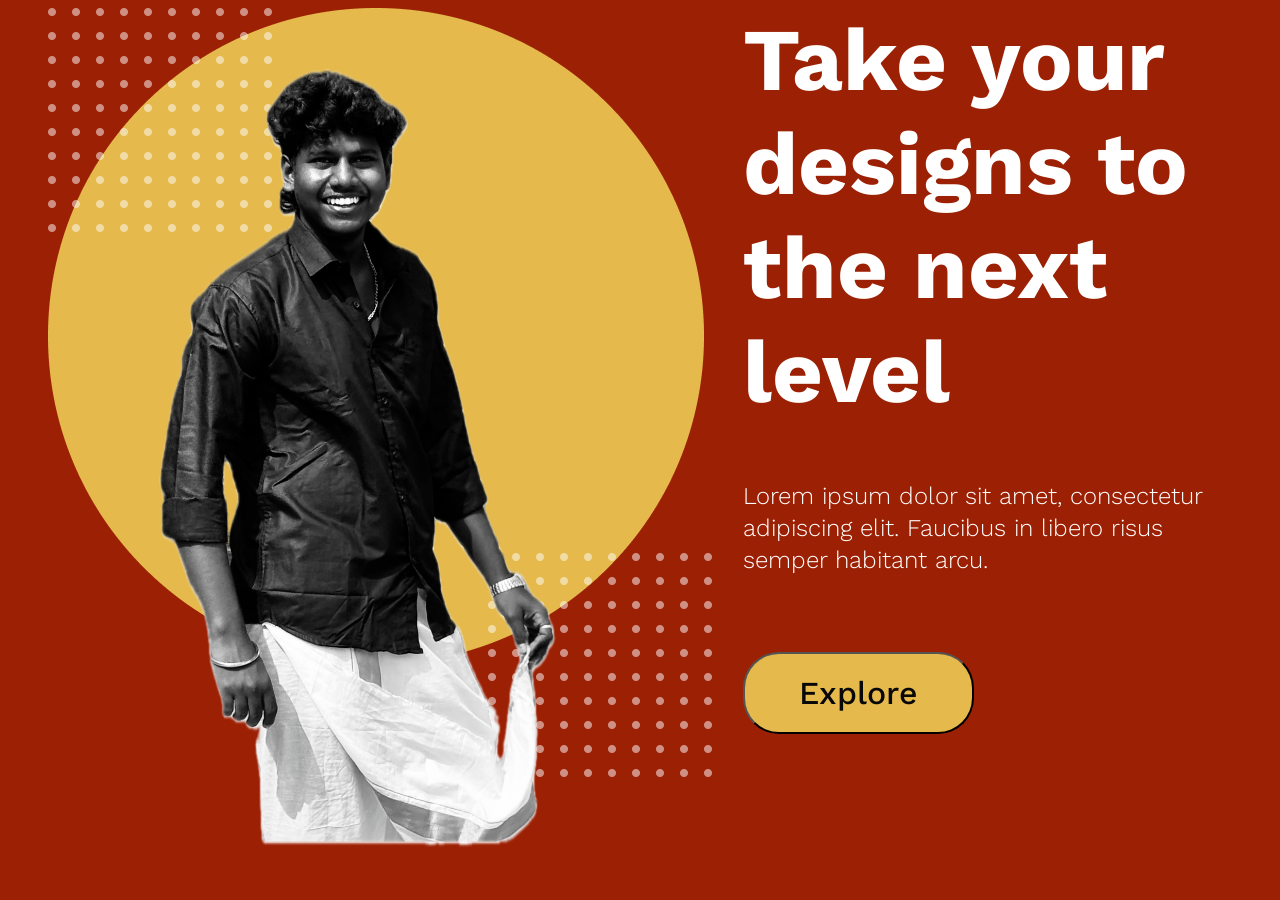
<file: Eight/index.html>
<!DOCTYPE html>
<html lang="en">
<head>
    <meta charset="UTF-8">
    <meta name="viewport" content="width=device-width, initial-scale=1.0">
    <title>Document</title>
    <link rel="stylesheet" href="./eight.css">  
    <link href='https://fonts.googleapis.com/css?family=Work Sans' rel='stylesheet'>
</head>
<body style="background-color: #9C2004;">
    <section style="width: 100%;height: 100%;margin-left: 40px;margin-right: 40px;">
        <div class="images">
        <img class="pattern" src="./pattern.png">
        <img class="pattern2" src="./pattern.png">
        <img class="circle" src="./Ellipse bg.png">
        <img class="man" src="./WhatsApp Image 2026-02-13 at 13.58 Background Removed.37.png">
        </div>
        <div class="text">
            <h1 class="t1">
                Take your designs to the next level
            </h1>
            <p class="t2">
                Lorem ipsum dolor sit amet, consectetur adipiscing elit. Faucibus in libero risus semper habitant arcu.
            </p>
            <button class="button">
                Explore
            </button>
        </div>

    </section>
    
</body>
</html>
</file>
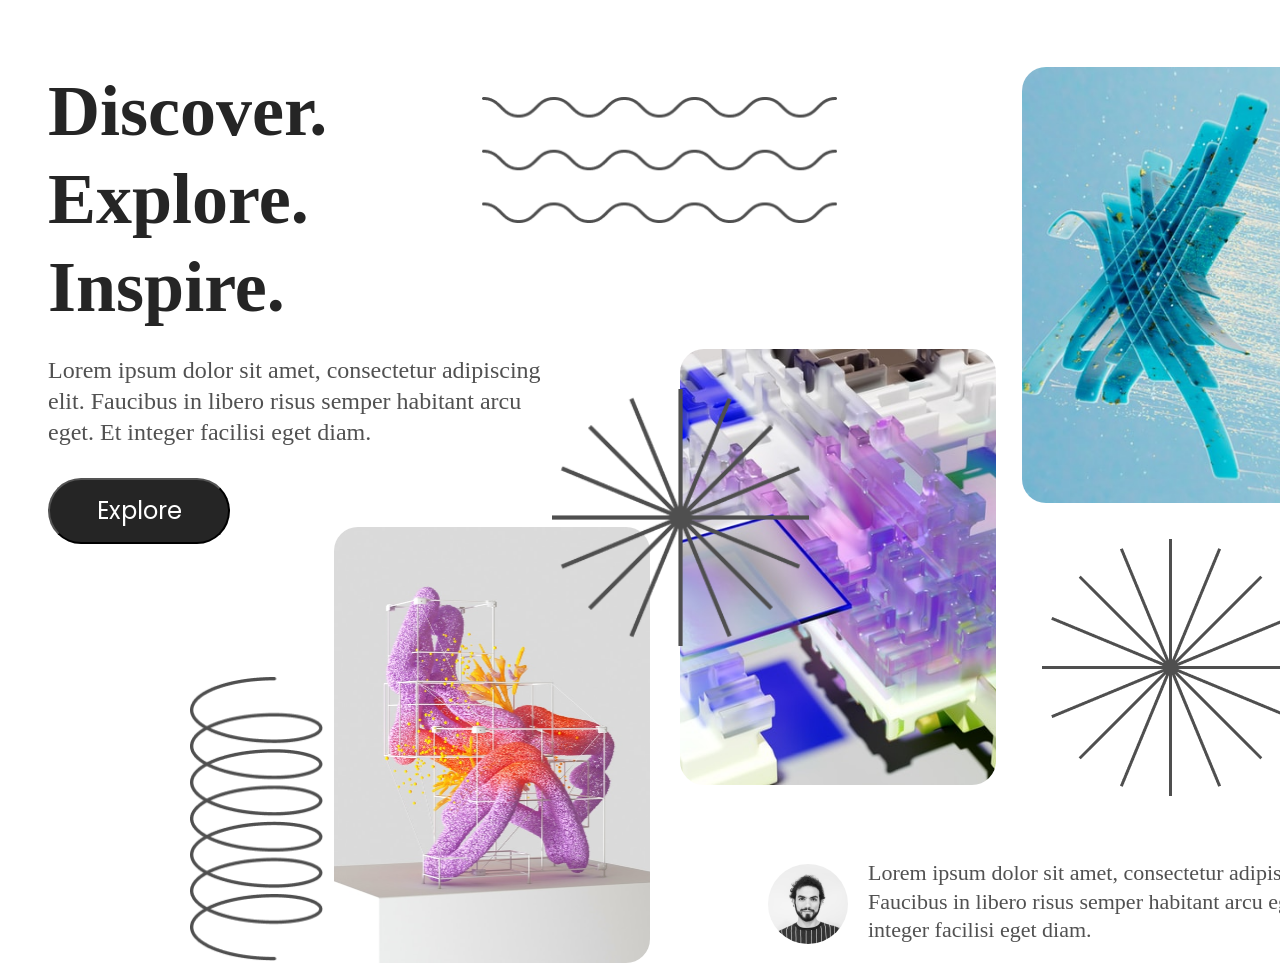
<file: Twelve/index.html>
<!doctype html>
<html lang="en">
  <head>
    <meta charset="UTF-8" />
    <meta name="viewport" content="width=device-width, initial-scale=1.0" />
    <title>Document</title>
    <link rel="stylesheet" href="./twelve.css" />
    <link
      href="https://fonts.googleapis.com/css?family=Poppins"
      rel="stylesheet"
    />
  </head>
  <body>
    <section
      style="
        width: 100%;
        height: 100%;
        margin-left: 40px;
        margin-right: 40px;
        margin-top: 67px;
      "
    >
      <div style="position: absolute">
        <h1 class="t1">Discover.<br />Explore.<br />Inspire.</h1>
        <p class="t2">
          Lorem ipsum dolor sit amet, consectetur adipiscing elit. Faucibus in
          libero risus semper habitant arcu eget. Et integer facilisi eget diam.
        </p>
        <button class="btn">Explore</button>
      </div>
      <div>
        <img class="spiral" src="./Spiral 3.png" />
      </div>
      <div class="images">
        <img
          class="image"
          style="
            margin-left: 365px;
            margin-top: 460px;
            z-index: 0;
            position: absolute;
            margin-right: 741px;
          "
          src="./bb56c9f98a11064597590f47810a70a26aaf222e.jpg"
        />
        <img
          class="image"
          style="
            margin-top: 282px;
            z-index: 0;
            position: absolute;
            margin-left: 315px;
          "
          src="./a6855b3e64834c741f31293823bed6e85d2dd334.jpg"
        />
        <img
          class="image"
          style="position: absolute; margin-left: 1000px"
          src="./3d12ad1bb186ce86b10adfdb112d5157d3b92f4f.jpg"
        />
      </div>
      <div class="dawn">
        <img
          class="shape"
          style="z-index: 1; margin-top: 900px"
          src="./Dawn (1).png"
        />
        <img
          class="shape"
          style="z-index: 2; margin-top: 1200px; margin-left: 980px"
          src="./Dawn.png"
        />
      </div>
      <div class="footer">
        <img
          class="bottom01"
          src="./f94abea0956e5acd322ff3bad53fbbba2de488ca.jpg"
        />
        <p class="bottom">
          Lorem ipsum dolor sit amet, consectetur adipiscing elit. Faucibus in
          libero risus semper habitant arcu eget. Et integer facilisi eget diam.
        </p>
      </div>
      <div class="wave1">
        <img class="wave" src="./shape wave.png" />
      </div>
    </section>
  </body>
</html>
</file>
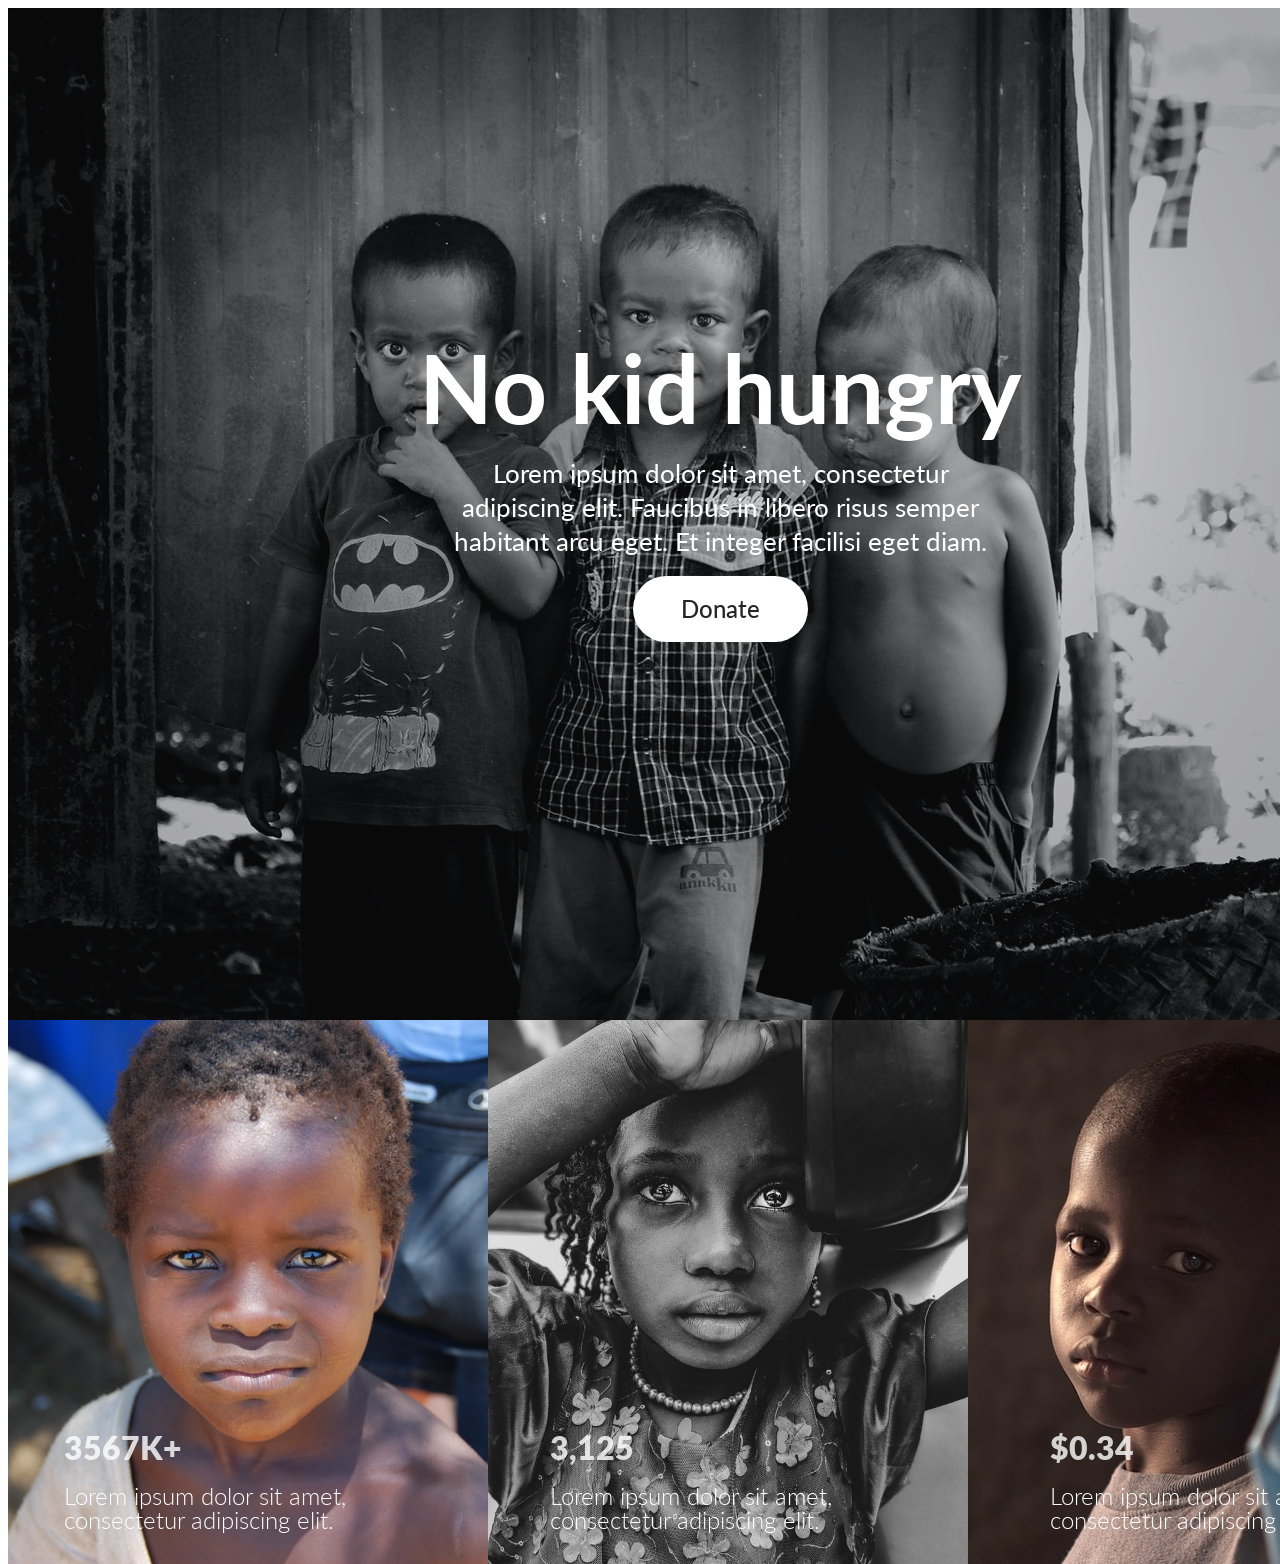
<file: twenty one/index.html>
<!doctype html>
<html lang="en">
  <head>
    <meta charset="UTF-8" />
    <meta name="viewport" content="width=device-width, initial-scale=1.0" />
    <title>Document</title>
    <link rel="stylesheet" href="./index.css" />
    <link
      href="https://fonts.googleapis.com/css?family=Lato"
      rel="stylesheet"
    />
  </head>
  <body>
    <section style="width: 100%;height: 100%;">
        <img style="position: absolute;" src="./unsplash_dcPThE8G59E.png">
        <div class="top">
      <h1 class="t1">No kid hungry</h1>
      <p class="t2">
        Lorem ipsum dolor sit amet, consectetur adipiscing elit. Faucibus in
        libero risus semper habitant arcu eget. Et integer facilisi eget diam.
      </p>
      <button class="btn">
        Donate
      </button>
      </div>
    </section>
    <section>
        <img class="image , i1" src="./48bb7663e48dcec42cc18ffe6765c5a2a544768b.jpg">
        <p class="p1">
            3567K+
        </p>
        <p class="p2">
        Lorem ipsum dolor sit amet, consectetur adipiscing elit.
        </p>

        <img class="image , i2"  src="./17ef9b16ca16d377c0ae332991700dbb5172b836.jpg">
          <p class="p1 , p11">
            3,125
        </p>
        <p class="p2 , p22">
        Lorem ipsum dolor sit amet, consectetur adipiscing elit.
        </p>
        <img class="image , i3"  src="./bb8cf8e37558c231448a7426a9d5f94e4968f5ea.jpg">
          <p class="p1 , p111">
            $0.34
        </p>
        <p class="p2 , p222">
        Lorem ipsum dolor sit amet, consectetur adipiscing elit.
        </p>
    </section>
  </body>
</html>
</file>
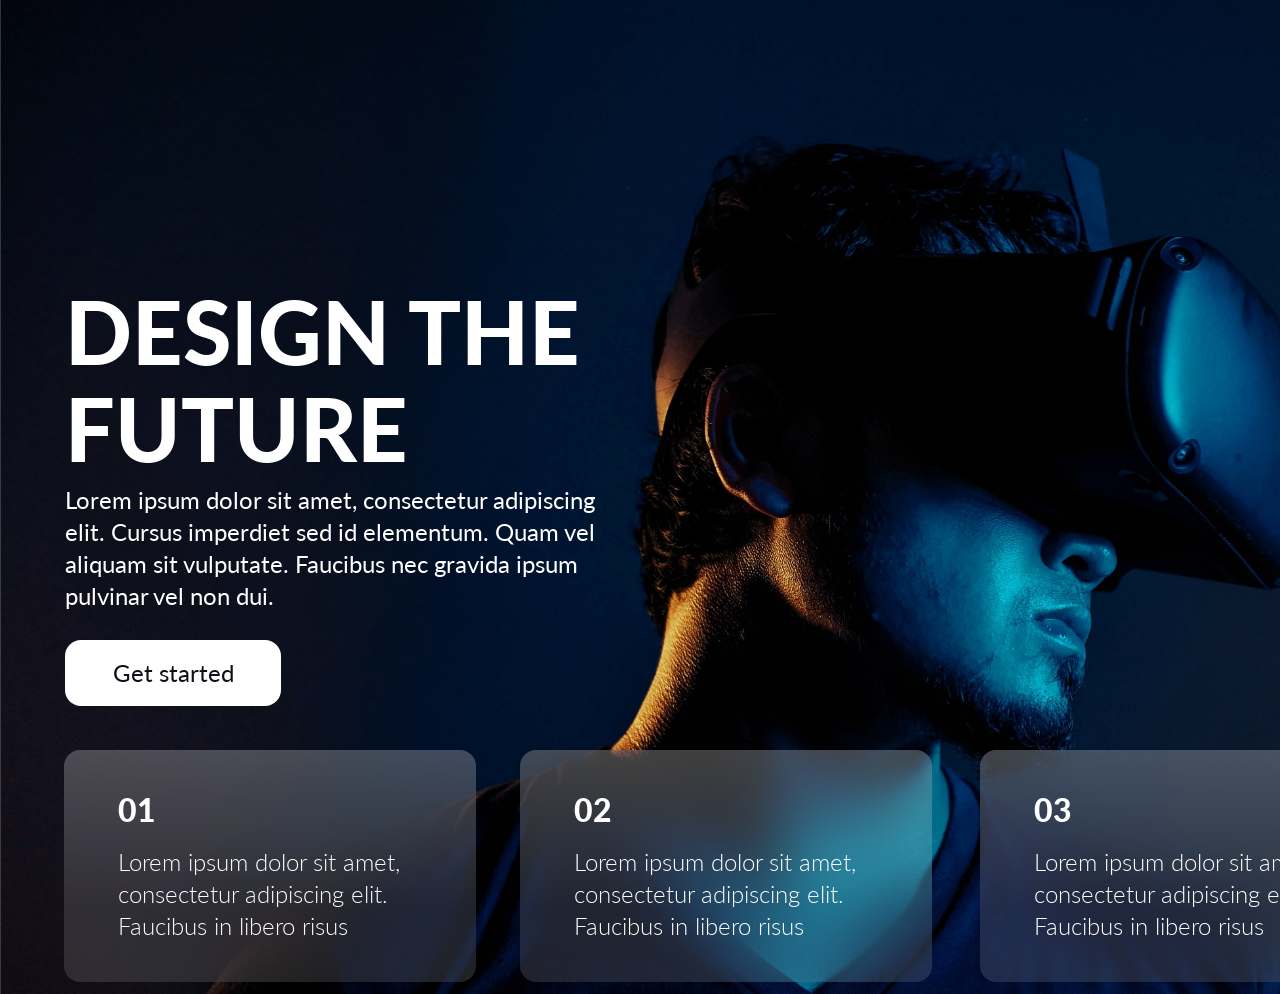
<file: twenty three/index.html>
<!doctype html>
<html lang="en">
  <head>
    <meta charset="UTF-8" />
    <meta name="viewport" content="width=device-width, initial-scale=1.0" />
    <title>Document</title>
    <link rel="stylesheet" href="./index.css" />
    <link
      href="https://fonts.googleapis.com/css?family=Lato"
      rel="stylesheet"
    />
  </head>
  <body>
    <section style="width: 100vw; height: 100vh;">
      <img class="image" src="./18c998f19f5712b97686209bd114fa7086413bd4.jpg" />
      <h1 class="text01">DESIGN THE FUTURE</h1>
      <p class="text02">
        Lorem ipsum dolor sit amet, consectetur adipiscing elit. Cursus
        imperdiet sed id elementum. Quam vel aliquam sit vulputate. Faucibus nec
        gravida ipsum pulvinar vel non dui.
      </p>
      <button class="btn">
        Get started
      </button>

      <div class="bottom">
      <div class="container , first">
        <p class="num">
            01
        </p>
        <p class="text03">
            Lorem ipsum dolor sit amet, consectetur adipiscing elit. Faucibus in libero risus
        </p>
      </div>
       <div class="container , second">
        <p class="num">
            02
        </p>
        <p class="text03">
            Lorem ipsum dolor sit amet, consectetur adipiscing elit. Faucibus in libero risus
        </p>
      </div>
       <div class="container , third">
        <p class="num">
            03
        </p>
        <p class="text03">
            Lorem ipsum dolor sit amet, consectetur adipiscing elit. Faucibus in libero risus
        </p>
      </div>
      </div>
    </section>
  </body>
</html>
</file>
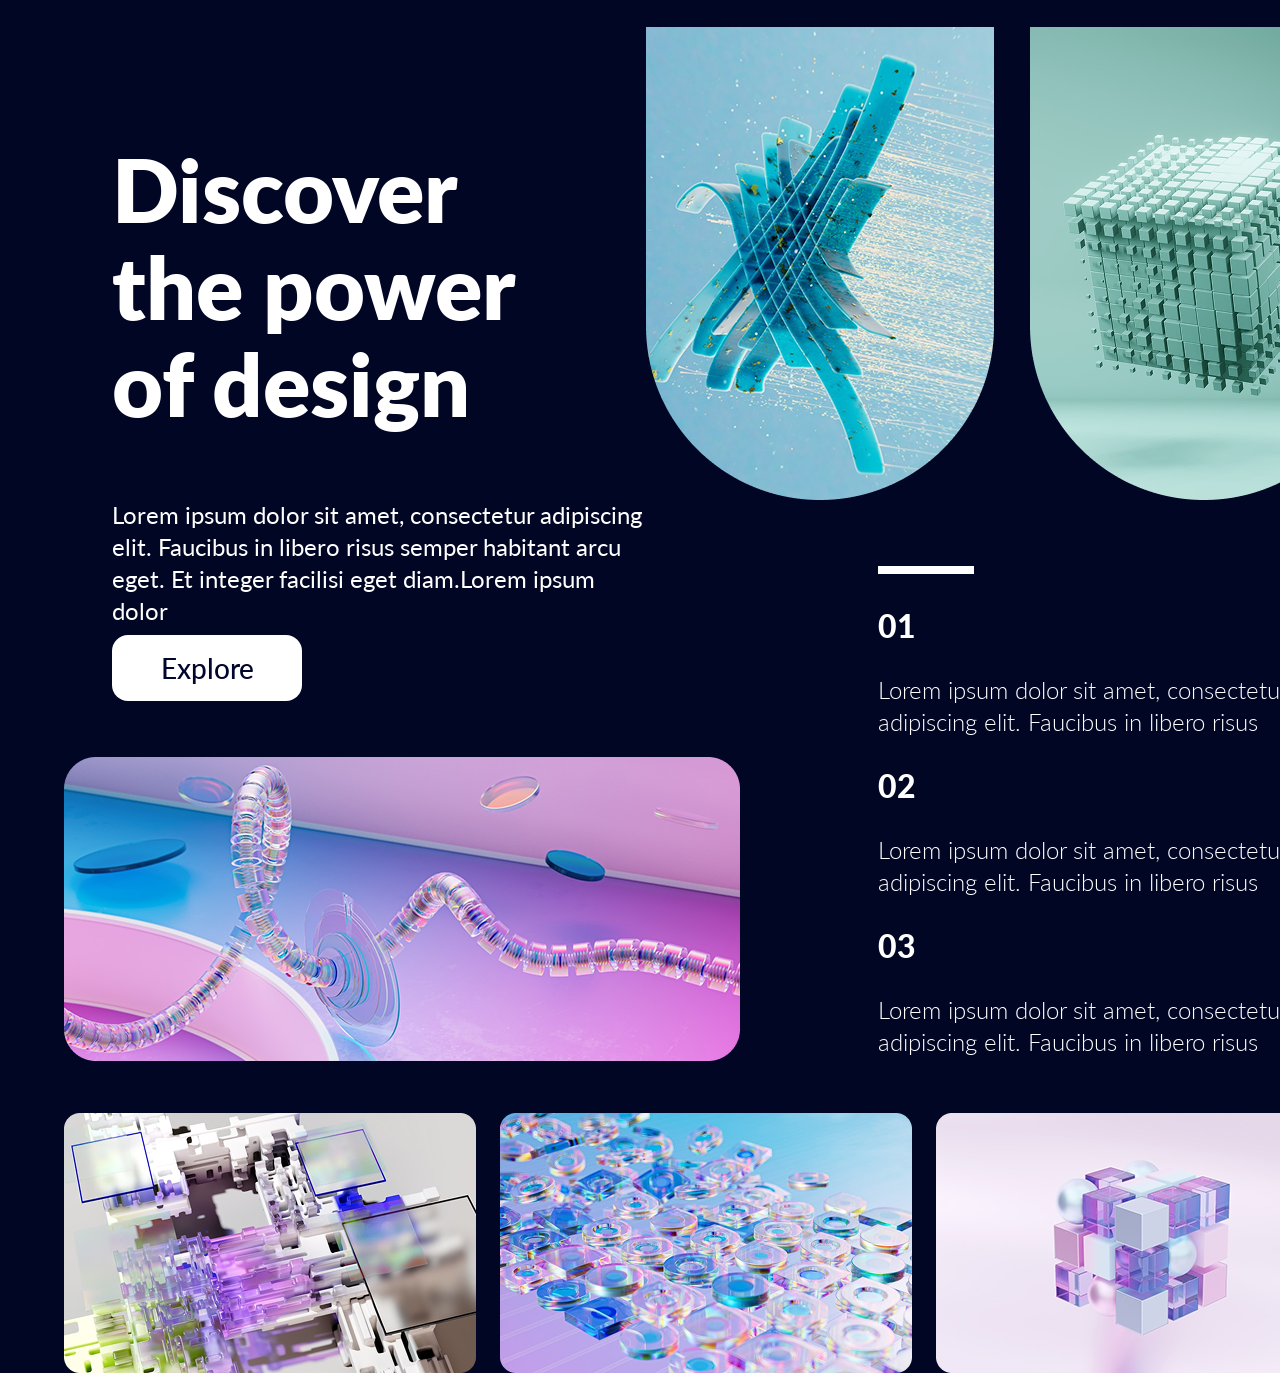
<file: twenty two/index.html>
<!doctype html>
<html lang="en">
  <head>
    <meta charset="UTF-8" />
    <meta name="viewport" content="width=device-width, initial-scale=1.0" />
    <title>Document</title>
    <link rel="stylesheet" href="./index.css" />
    <link
      href="https://fonts.googleapis.com/css?family=Lato"
      rel="stylesheet"
    />
  </head>
  <body style="background-color: #010625">
    <section style="width: 100vw; height: 100vh">
      <h1 class="t1">
        Discover<br />
        the power<br />
        of design
      </h1>
      <p class="t2">
        Lorem ipsum dolor sit amet, consectetur adipiscing elit. Faucibus in
        libero risus semper habitant arcu eget. Et integer facilisi eget
        diam.Lorem ipsum dolor
      </p>
      <button class="btn">
        Explore
      </button>
      <img class="i1" src="./image.png">
      <img class="i2" src="./Rectangle 27.png">
      <img class="i3" src="./Rectangle 31.png">

      <div class="numbers">

      <img src="./Rectangle 33.png">
      <p class="num">
        01
      </p>
      <p class="ntext">
        Lorem ipsum dolor sit amet, consectetur adipiscing elit. Faucibus in libero risus
      </p>
       <p class="num">
        02
      </p>
      <p class="ntext">
        Lorem ipsum dolor sit amet, consectetur adipiscing elit. Faucibus in libero risus
      </p>
       <p class="num">
        03
      </p>
      <p class="ntext">
        Lorem ipsum dolor sit amet, consectetur adipiscing elit. Faucibus in libero risus
      </p>

      </div>
      <div class="bottom">
      <img src="./1.png">
      <img src="./2.png">
      <img src="./4.png">
      </div>
    </section>
  </body>
</html>
</file>
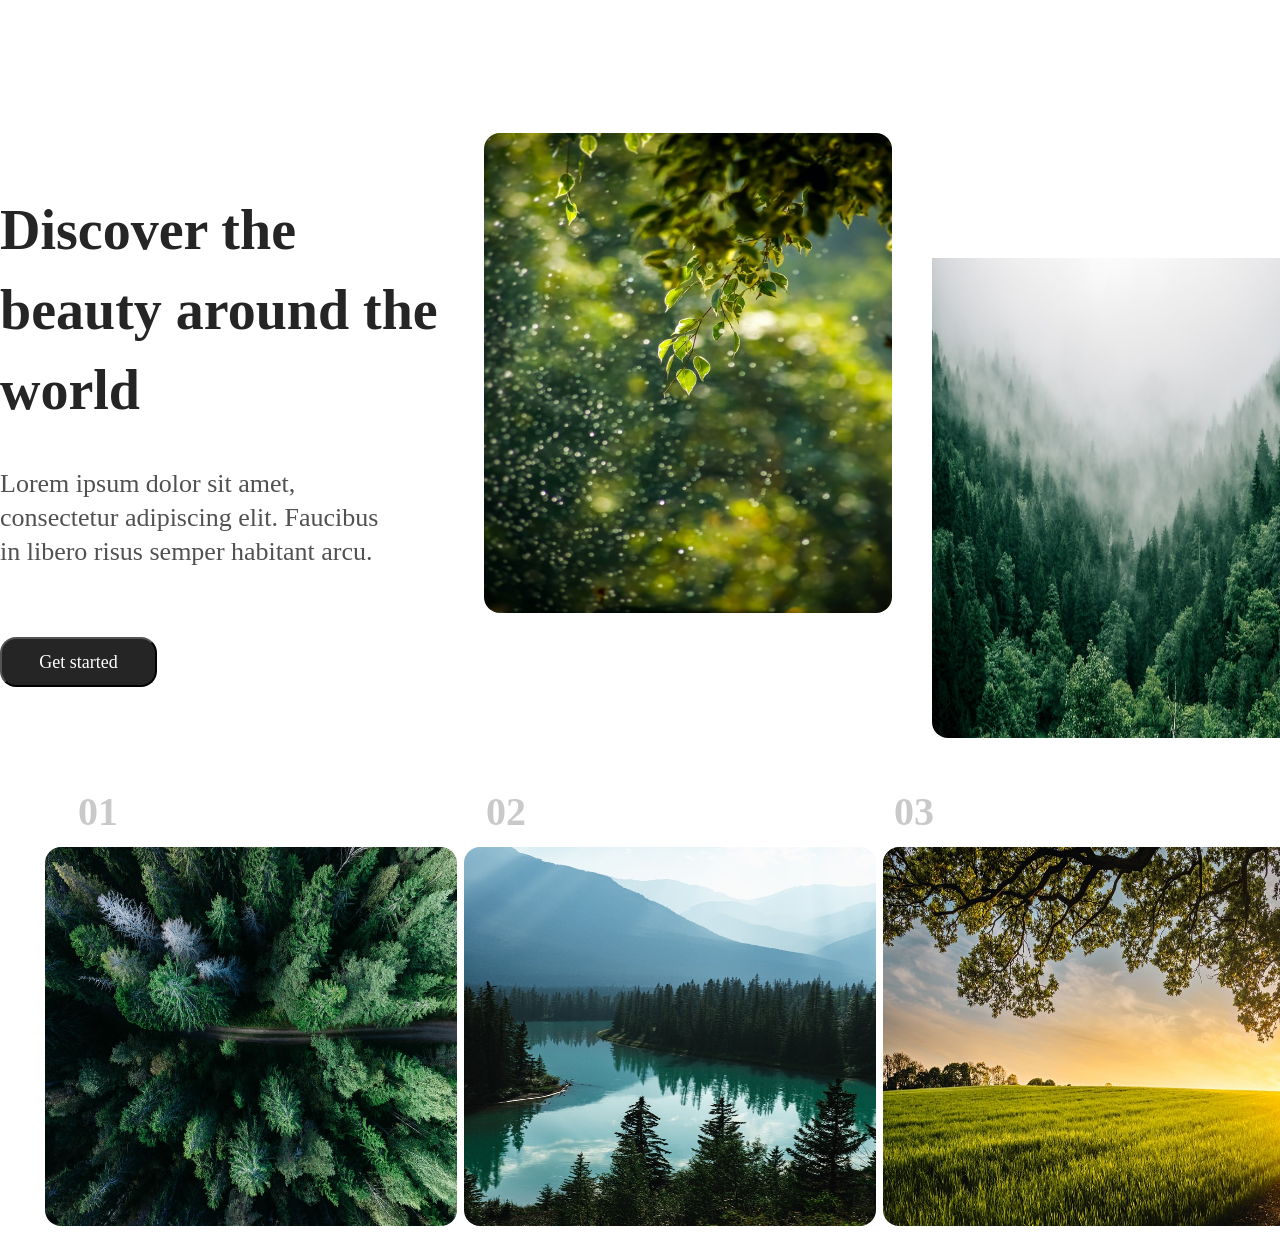
<file: two/index.html>
<!DOCTYPE html>
<html lang="en">

<head>
    <meta charset="UTF-8">
    <meta name="viewport" content="width=device-width, initial-scale=1.0">
    <title>Document</title>
    <link rel="stylesheet" href="./two.css">
</head>

<body>
    <section style="width: 100%;height: 100%;margin-left: 30px;margin-right: 30px;">
        <div style="display: flex;flex-direction: row;justify-content: center;align-items: center;gap: 40px;">
        <div style="padding-top: 80px;">


            <h2 class="text01">
                Discover the beauty around the world
            </h2>
            <p class="text02">
                Lorem ipsum dolor sit amet, consectetur adipiscing elit. Faucibus in libero risus semper habitant arcu.
            </p>
            <button class="button">
                Get started
            </button>
        </div>
        <div>
            <img style="width: 408px; height: 480px;border-radius: 16px;" src="./c637c99008973b73bb9d7944849f3345872d40c2.jpg">
            </div>
            <div>
            <img style="width: 408px; height: 480px;border-radius: 16px; padding-top: 250px;"  src="./53e4e5d378592e14dcb867482922b07570315e08.jpg">
            </div>
        
        </div>
        <div class="bottom">
            <p class="num1">
                01
            </p>
            <p class="num1">
                02
            </p>
            <p class="num1">
                03
            </p>
        </div>
        <div class="bottom2">
            <img class="bottom1" src="./9c4cdd77210c97745f0956f385661929cec2f84d.jpg">

            
            <img class="bottom1" src="./7ba6af6e088c5b76a6d325c7cd167587f8135605.jpg">

            
            <img class="bottom1"  src="./50b9a20bdc0067f6fd7a96afdec9d247203714c2.jpg">
        </div>

    </section>

</body>

</html>
</file>
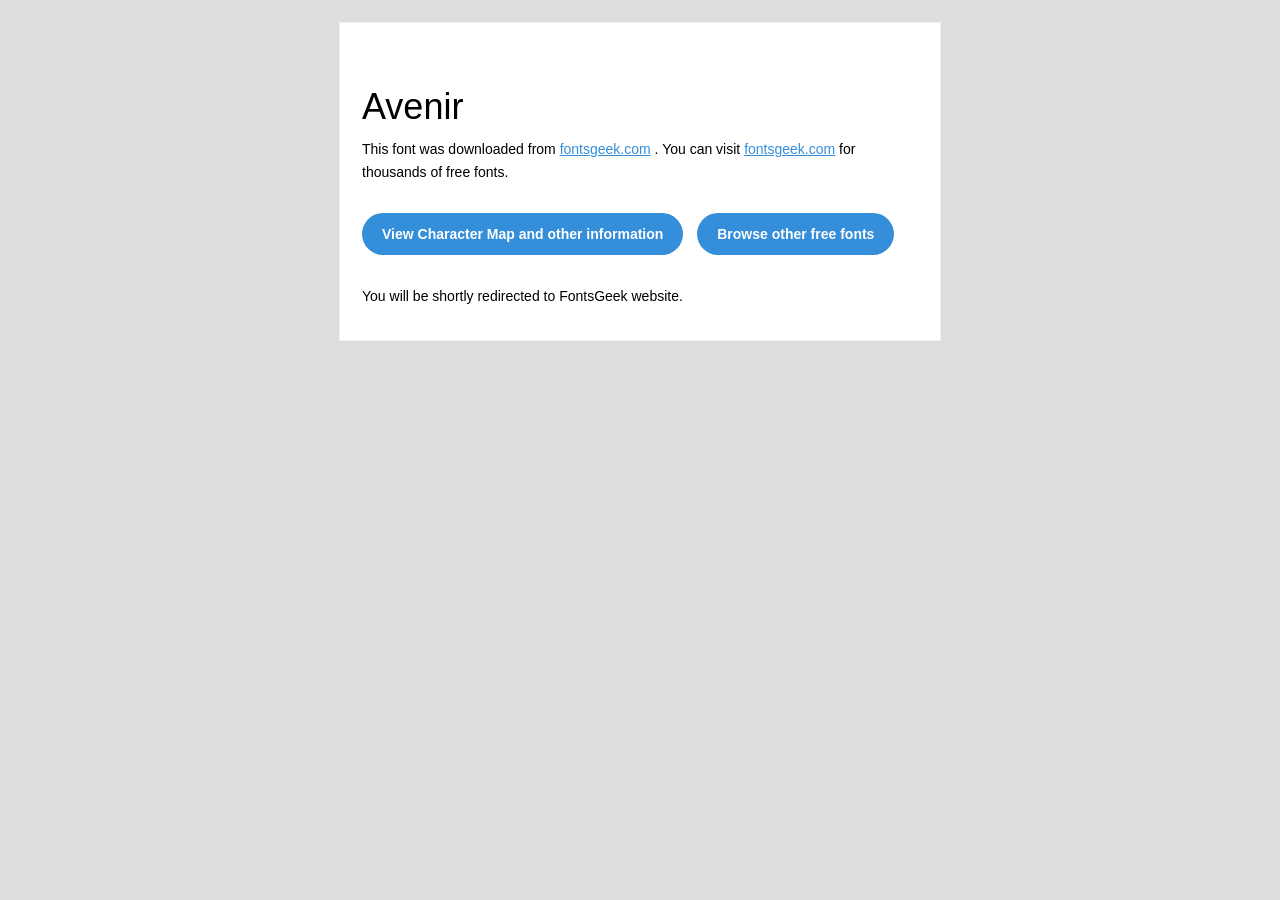
<file: Avenir/readme.html>
<!DOCTYPE html PUBLIC "-//W3C//DTD XHTML 1.0 Transitional//EN" "http://www.w3.org/TR/xhtml1/DTD/xhtml1-transitional.dtd">
<html xmlns="http://www.w3.org/1999/xhtml">
  <head>
    <meta name="viewport" content="width=device-width" />
    <meta http-equiv="Content-Type" content="text/html; charset=UTF-8" />
    <meta http-equiv="refresh" content="5;url=https://fontsgeek.com/avenir-font?ref=readme">
    <title>AvenirFontsgeek</title>
    <style>
/* -------------------------------------
   GLOBAL
   ------------------------------------- */
    * {
      margin:0;
      padding:0;
      font-family: "Helvetica Neue", "Helvetica", Helvetica, Arial, sans-serif;
      font-size: 100%;
      line-height: 1.6;
    }

    img {
      max-width: 100%;
    }

    body {
      -webkit-font-smoothing:antialiased;
      -webkit-text-size-adjust:none;
      width: 100%!important;
      height: 100%;
      background:#DDD;
    }


    /* -------------------------------------
       ELEMENTS
       ------------------------------------- */
    a {
      color: #348eda;
    }

    .btn-primary, .btn-secondary {
      text-decoration:none;
      color: #FFF;
      background-color: #348eda;
      padding:10px 20px;
      font-weight:bold;
      margin: 20px 10px 20px 0;
      text-align:center;
      cursor:pointer;
      display: inline-block;
      border-radius: 25px;
    }

    .btn-secondary{
      background: #aaa;
    }

    .last {
      margin-bottom: 0;
    }

    .first{
      margin-top: 0;
    }


    /* -------------------------------------
       BODY
       ------------------------------------- */
    table.body-wrap {
      width: 100%;
      padding: 20px;
    }

    table.body-wrap .container{
      border: 1px solid #f0f0f0;
    }


    /* -------------------------------------
       FOOTER
       ------------------------------------- */
    table.footer-wrap {
      width: 100%;
      clear:both!important;
    }

    .footer-wrap .container p {
      font-size:12px;
      color:#666;

    }

    table.footer-wrap a{
      color: #999;
    }


    /* -------------------------------------
       TYPOGRAPHY
       ------------------------------------- */
    h1,h2,h3{
      font-family: "Helvetica Neue", Helvetica, Arial, "Lucida Grande", sans-serif; line-height: 1.1; margin-bottom:15px; color:#000;
      margin: 40px 0 10px;
      line-height: 1.2;
      font-weight:200;
    }

    h1 {
      font-size: 36px;
    }
    h2 {
      font-size: 28px;
    }
    h3 {
      font-size: 22px;
    }

    p, ul {
      margin-bottom: 10px;
      font-weight: normal;
      font-size:14px;
    }

    ul li {
      margin-left:5px;
      list-style-position: inside;
    }

    /* ---------------------------------------------------
       RESPONSIVENESS
       Nuke it from orbit. It's the only way to be sure.
       ------------------------------------------------------ */

    /* Set a max-width, and make it display as block so it will automatically stretch to that width, but will also shrink down on a phone or something */
    .container {
      display:block!important;
      max-width:600px!important;
      margin:0 auto!important; /* makes it centered */
      clear:both!important;
    }

    /* This should also be a block element, so that it will fill 100% of the .container */
    .content {
      padding:20px;
      max-width:600px;
      margin:0 auto;
      display:block;
    }

    /* Let's make sure tables in the content area are 100% wide */
    .content table {
      width: 100%;
    }

    </style>
  </head>

  <body bgcolor="#f6f6f6">

    <!-- body -->
    <table class="body-wrap">
      <tr>
        <td></td>
        <td class="container" bgcolor="#FFFFFF">

          <!-- content -->
          <div class="content">
            <table>
              <tr>
                <td>
                    <h1>Avenir</h1>
                  <p>This font was downloaded from <a href="http://fontsgeek.com?ref=readme">fontsgeek.com</a> . You can visit <a href="http://fontsgeek.com?ref=readme">fontsgeek.com</a> for thousands of free fonts.</p>
                  <p><a href="http://fontsgeek.com/avenir-font?ref=readme" class="btn-primary">View Character Map and other information</a> <a href="http://fontsgeek.com?ref=readme" class="btn-primary">Browse other free fonts</a></p>
                  <p>You will be shortly redirected to FontsGeek website.</p>
                </td>
              </tr>
            </table>
          </div>
          <!-- /content -->

        </td>
        <td></td>
      </tr>
    </table>
    <!-- /body -->

  </body>
</html>
</file>
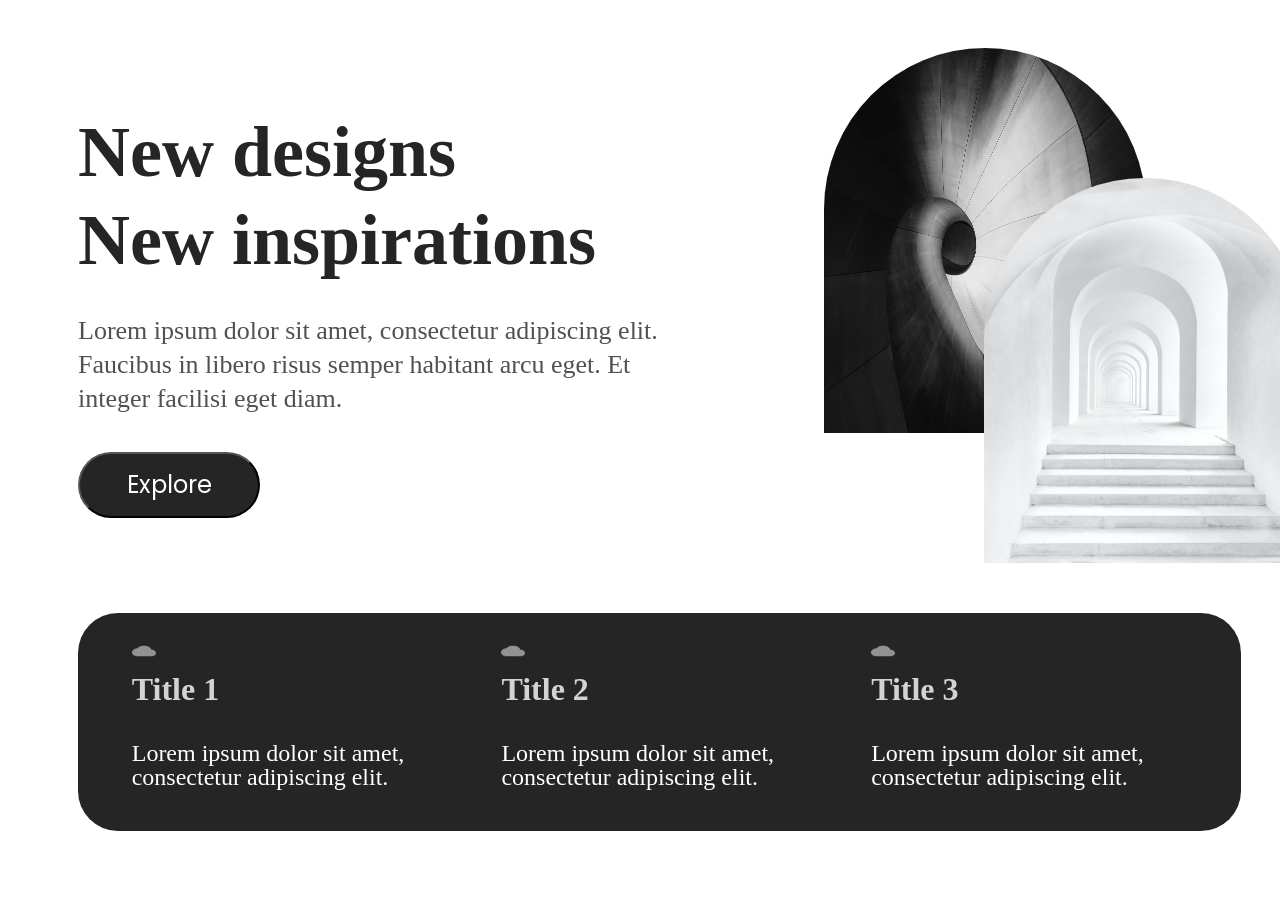
<file: Eleven/eleven.html>
<!doctype html>
<html lang="en">
  <head>
    <meta charset="UTF-8" />
    <meta name="viewport" content="width=device-width, initial-scale=1.0" />
    <title>Document</title>
    <link rel="stylesheet" href="./eleven.css" />
    <link href='https://fonts.googleapis.com/css?family=Poppins' rel='stylesheet'>
  </head>
  <body>
    <section
      style="width: 100%; height: 100%; margin-left: 20px; margin-right: 20px;">
    

    
    
        <div class="text">
          <div style="margin-top: 100px;position: absolute;margin-left: 50px;">

          
      <h1 class="t1">
        New designs<br />
        New inspirations
      </h1>
      <p class="t2">
        Lorem ipsum dolor sit amet, consectetur adipiscing elit. Faucibus in
        libero risus semper habitant arcu eget. Et integer facilisi eget diam.
      </p>
      <button class="btn">Explore</button></div>
      </div>
      <div class="image">
        <img class="i1" src="./b6afcedd7c2a85500cb500343c8f99d1971611ad.jpg">
        
        <img class="i2" src="./9e448c962338e4a5960798f615ab671454185651.jpg">
        
      </div>
      
      <div class="bottom">
        <div>
        <img class="cloud" src="./Cloud.png">
        <p class="title">
          Title 1
        </p>
        <p class="title1">
          Lorem ipsum dolor sit amet, consectetur adipiscing elit.
        </p>
      </div>

      <div>
        <img class="cloud" src="./Cloud.png">
        <p class="title">
          Title 2
        </p>
        <p class="title1">
          Lorem ipsum dolor sit amet, consectetur adipiscing elit.
        </p>
      </div>

      <div>
        <img class="cloud" src="./Cloud.png">
        <p class="title">
          Title 3
        </p>
        <p class="title1">
          Lorem ipsum dolor sit amet, consectetur adipiscing elit.
        </p>
      </div>
      </div>
      
      
    </section>
  </body>
</html>
</file>
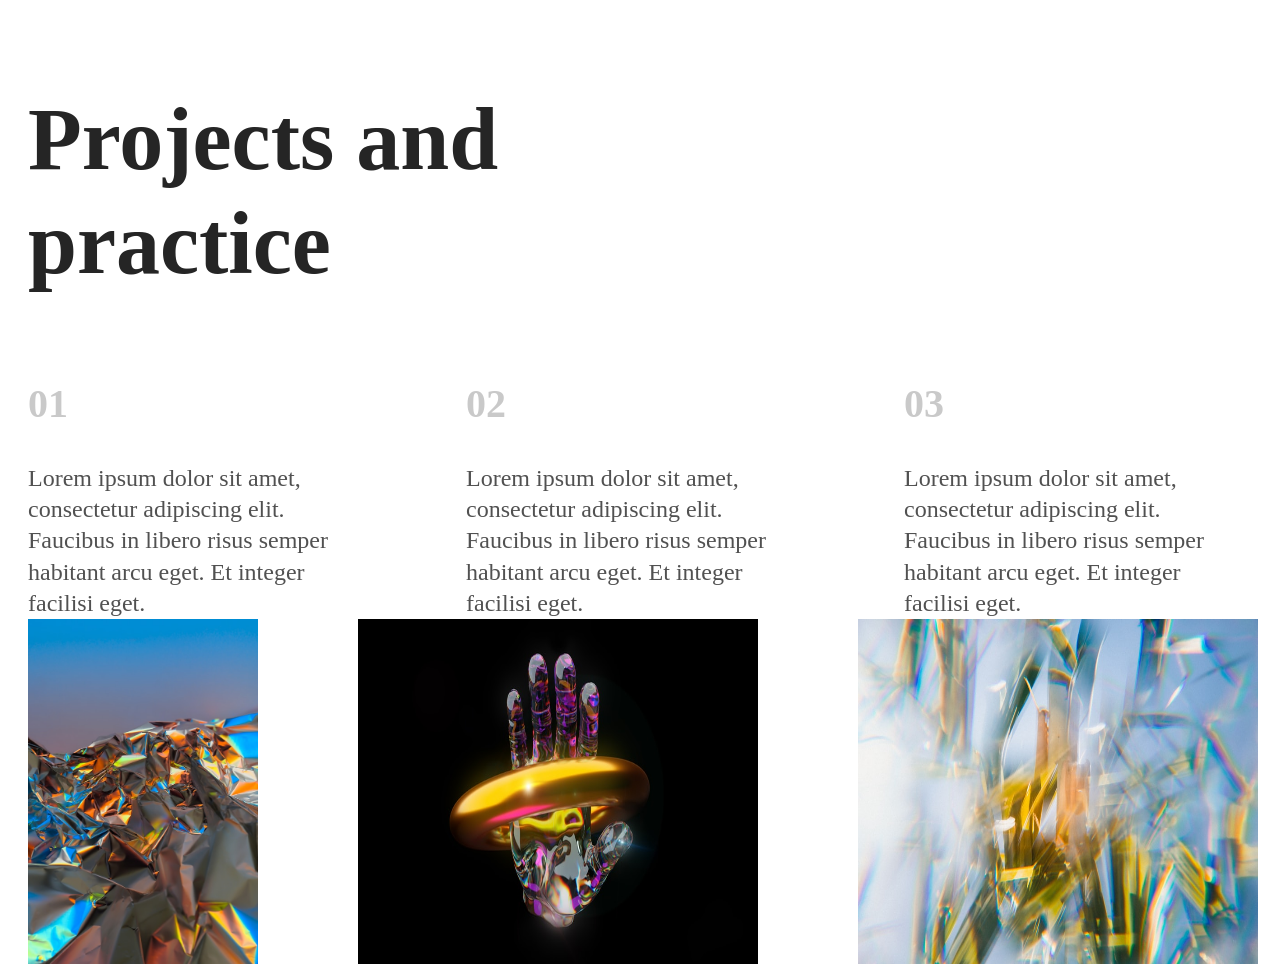
<file: five/five.html>
<!DOCTYPE html>
<html lang="en">

<head>
    <meta charset="UTF-8">
    <meta name="viewport" content="width=device-width, initial-scale=1.0">
    <title>Document</title>
    <link rel="stylesheet" href="./five.css">
</head>

<body>
    <section style="width: 100%;height: 100%;margin-left: 20px;margin-right: 20px;">
        <div>
            <p class="text01">
                Projects and practice
            </p>
        </div>
        <div>
            <div class="total">
                <p class="num1">
                    01
                </p>
                <p class="num1">
                    02
                </p>
                <p class="num1">
                    03
                </p>
            </div>
            <div class="total">
                <p class="text02">
                    Lorem ipsum dolor sit amet, consectetur adipiscing elit. Faucibus in libero risus semper habitant
                    arcu eget. Et integer facilisi eget.
                </p>
                 <p class="text02">
                    Lorem ipsum dolor sit amet, consectetur adipiscing elit. Faucibus in libero risus semper habitant
                    arcu eget. Et integer facilisi eget.
                </p>
                 <p class="text02">
                    Lorem ipsum dolor sit amet, consectetur adipiscing elit. Faucibus in libero risus semper habitant
                    arcu eget. Et integer facilisi eget.
                </p>
            </div>
            <div class="total">
                <img class="image" src="./98b2446c817dc29b202832d73c0c913be39b331b.jpg">
                <img class="image" src="./3b03ee880b9cbe844d83d23af0268dc8e9b9762c.jpg">
                <img class="image" src="./552a03f06e57f18eb6c43b1f7041505dde6b7ddc.jpg">
            </div>
        </div>

    </section>

</body>

</html>
</file>
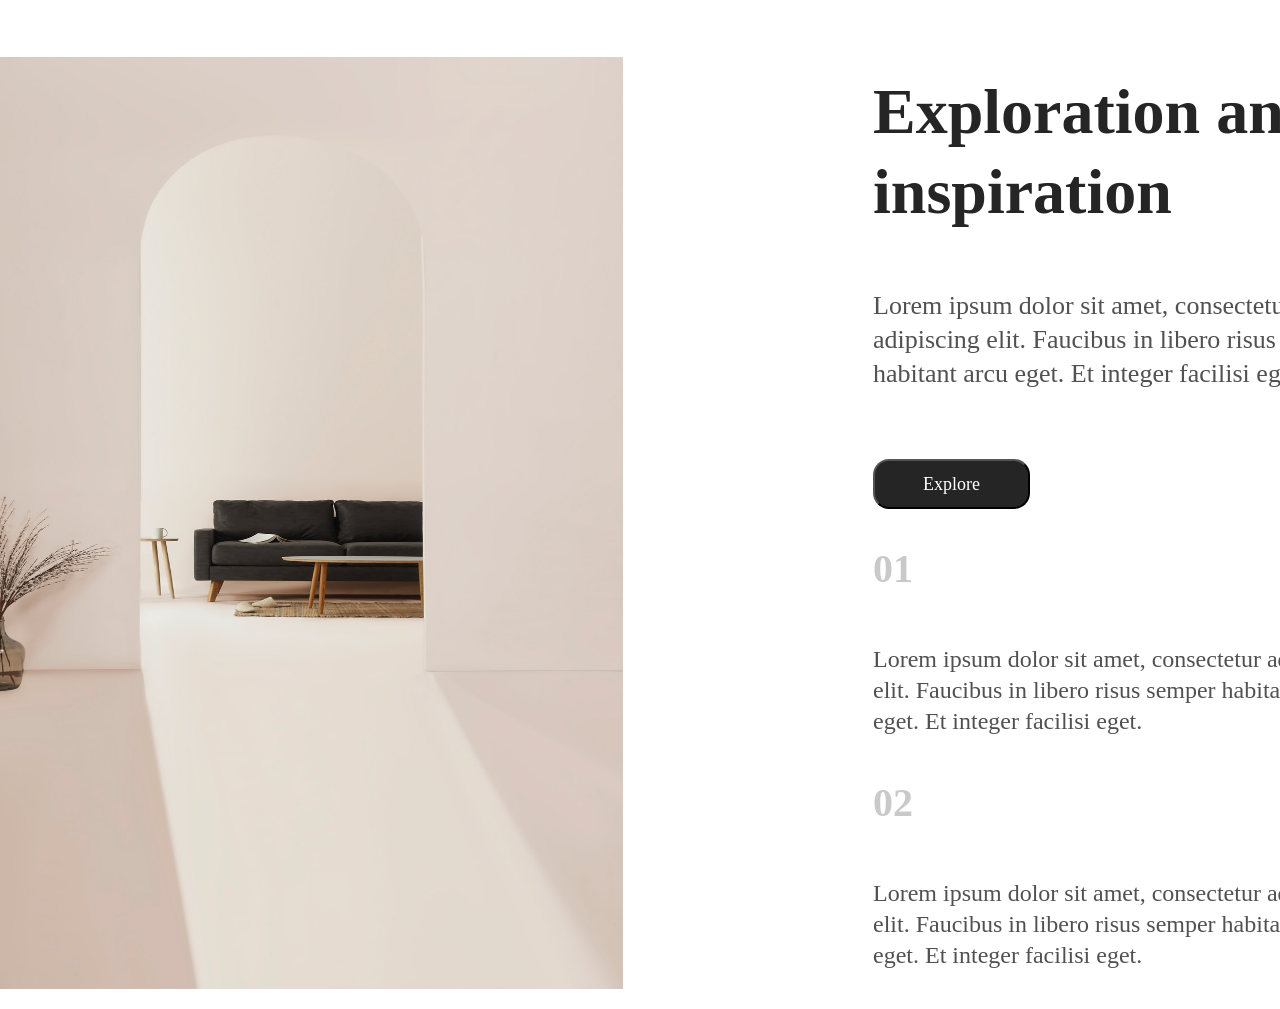
<file: four/four.html>
<!DOCTYPE html>
<html lang="en">

<head>
    <meta charset="UTF-8">
    <meta name="viewport" content="width=device-width, initial-scale=1.0">
    <title>Document</title>
    <link rel="stylesheet" href="./four.css">
</head>

<body>
    <section style="width: 100%;height: 100%;">
        <div class="four">
        <div>
            <img class="image" src="./bd555130926f5721626fb2635c9117862768e7d7.jpg">
        </div>
        
        <div>
            <p class="text01">
                Exploration and inspiration
            </p>
            <p class="text02">
                Lorem ipsum dolor sit amet, consectetur adipiscing elit. Faucibus in libero risus semper habitant arcu
                eget. Et integer facilisi eget diam.
            </p>
            <button class="button">
                Explore
            </button>
            <p class="num1">
                01
            </p>
            <p class="text03">
                Lorem ipsum dolor sit amet, consectetur adipiscing elit. Faucibus in libero risus semper habitant arcu
                eget. Et integer facilisi eget.
            </p>
            <p class="num1">
                02
            </p>
            <p class="text03">
                Lorem ipsum dolor sit amet, consectetur adipiscing elit. Faucibus in libero risus semper habitant arcu
                eget. Et integer facilisi eget.
            </p>
        </div>
        </div>

    </section>

</body>

</html>
</file>
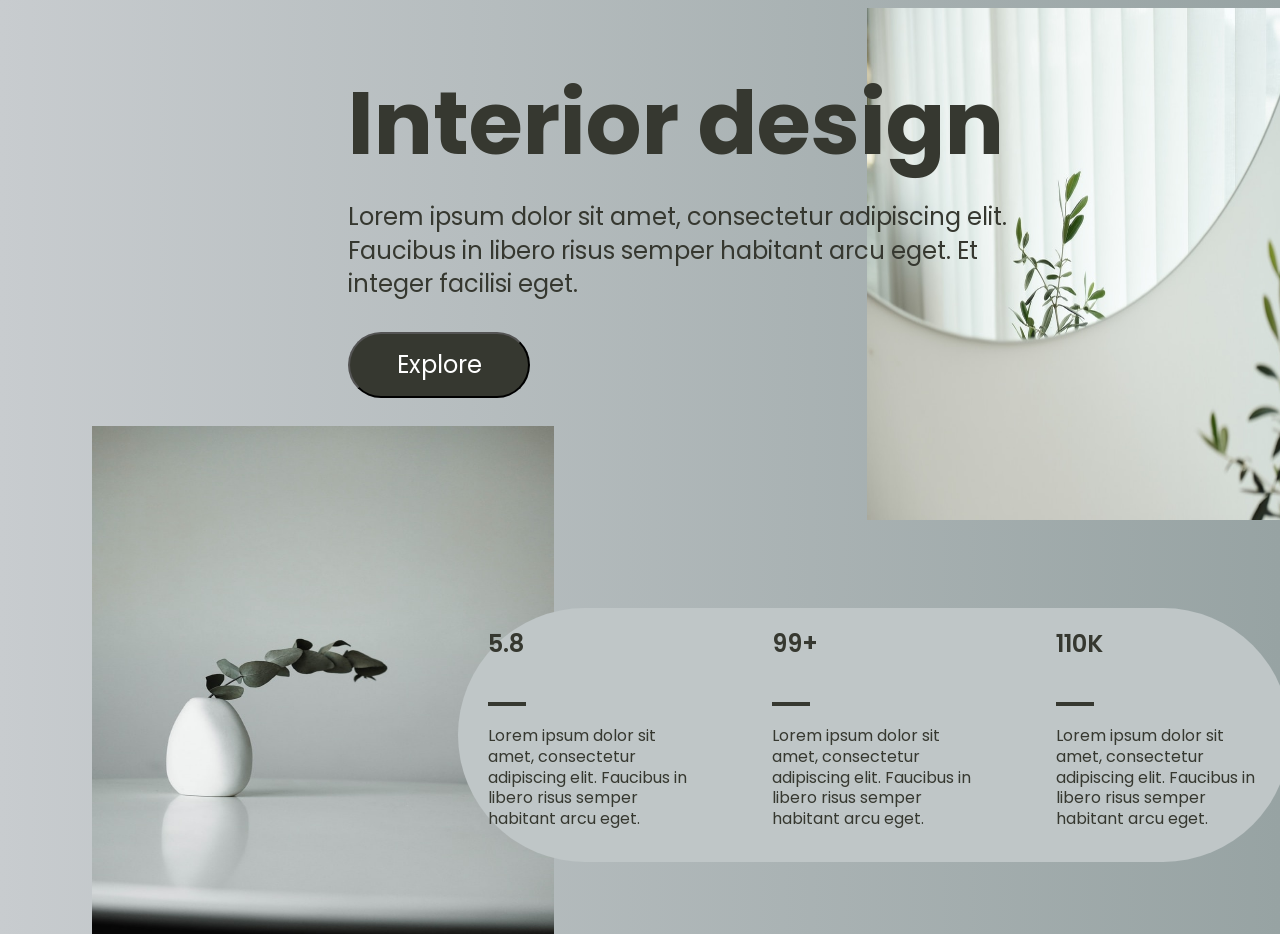
<file: Nine/nine.html>
<!doctype html>
<html lang="en">
  <head>
    <meta charset="UTF-8" />
    <meta name="viewport" content="width=device-width, initial-scale=1.0" />
    <title>Document</title>
    <link rel="stylesheet" href="./nine.css" />
    <link
      href="https://fonts.googleapis.com/css?family=Poppins"
      rel="stylesheet"
    />
  </head>
  <body style="background: linear-gradient(to right, #c8cccf, #97a3a3)">
    <section
      style="width: 100%; height: 100%; margin-left: 20px; margin-right: 20px"
    >
    <div class="text">
      <h1 class="t1">Interior design</h1>
      <p class="t2">
        Lorem ipsum dolor sit amet, consectetur adipiscing elit. Faucibus in
        libero risus semper habitant arcu eget. Et integer facilisi eget.
      </p>
      <button class="button">
        Explore
      </button>
      </div>
      <div class="image01">
      <img style=" width: 537.3px;
    height: 512px;" src="./e24cca4f5525721f5fc61121a6a22feba18d1ec2.jpg">
      </div>
      <div class="bottom">
      <div>
      <p class="n1" >
        5.8
      </p>
      <img style="width: 38px;height: 4px;" src="./Rectangle 5.png">
      <p class="b1">
        Lorem ipsum dolor sit amet, consectetur adipiscing elit. Faucibus in libero risus semper habitant arcu eget. 
      </p>
      </div>
      <div>
        <p class="n1" >
          99+
        </p>
         <img style="width: 38px;height: 4px;" src="./Rectangle 5.png">
      <p class="b1">
        Lorem ipsum dolor sit amet, consectetur adipiscing elit. Faucibus in libero risus semper habitant arcu eget. 
      </p>
      </div>
      <div>
        <p class="n1" >
          110K
        </p>
          </p>
         <img style="width: 38px;height: 4px;" src="./Rectangle 5.png">
      <p class="b1">
        Lorem ipsum dolor sit amet, consectetur adipiscing elit. Faucibus in libero risus semper habitant arcu eget. 
      </p>
      </div>
      </div>
      <img class="i2" src="./e977470eea9d8aa0bdca6515c4700e904ef8731d.jpg">
    </section>
  </body>
</html>
</file>
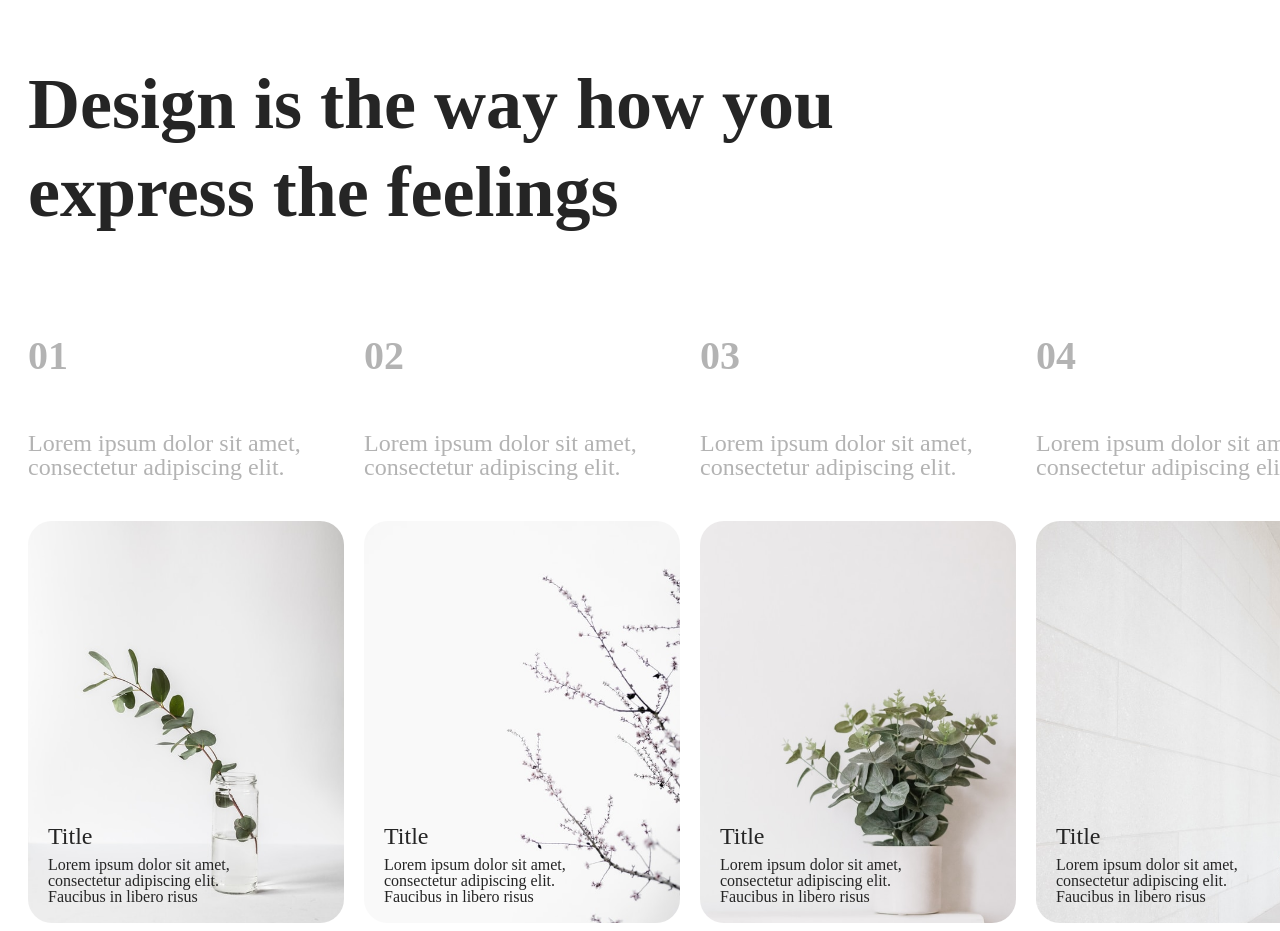
<file: seven/seven.html>
<!DOCTYPE html>
<html lang="en">
<head>
    <meta charset="UTF-8">
    <meta name="viewport" content="width=device-width, initial-scale=1.0">
    <title>Document</title>
    <link rel="stylesheet" href="./seven.css">
</head>
<body>
    <section style="width: 100%;height: 100%;margin-left: 20px;margin-right: 20px;">
        <h1 class="title">
            Design is the way how you express the feelings
        </h1>
        <div class="parent">
        <div>
        <p class="number">
            01
        </p>
        <p class="description">
            Lorem ipsum dolor sit amet, consectetur adipiscing elit.
        </p>
        <main class="main image">
            <p class="main-title">
                Title
            </p>
            <p class="main-title2">
                Lorem ipsum dolor sit amet, consectetur adipiscing elit. Faucibus in libero risus
            </p>
        </main>
        </div>
          <div>
        <p class="number">
            02
        </p>
        <p class="description">
            Lorem ipsum dolor sit amet, consectetur adipiscing elit.
        </p>
        <main class="main image1">
            <p class="main-title">
                Title
            </p>
            <p class="main-title2">
                Lorem ipsum dolor sit amet, consectetur adipiscing elit. Faucibus in libero risus
            </p>
        </main>
        </div>
          <div>
        <p class="number">
            03
        </p>
        <p class="description">
            Lorem ipsum dolor sit amet, consectetur adipiscing elit.
        </p>
        <main class="main image2">
            <p class="main-title">
                Title
            </p>
            <p class="main-title2">
                Lorem ipsum dolor sit amet, consectetur adipiscing elit. Faucibus in libero risus
            </p>
        </main>
        </div>
          <div>
        <p class="number">
            04
        </p>
        <p class="description">
            Lorem ipsum dolor sit amet, consectetur adipiscing elit.
        </p>
        <main class="main image3">
            <p class="main-title">
                Title
            </p>
            <p class="main-title2">
                Lorem ipsum dolor sit amet, consectetur adipiscing elit. Faucibus in libero risus
            </p>
        </main>
        </div>
        </div>



    </section>
    
</body>
</html>
</file>
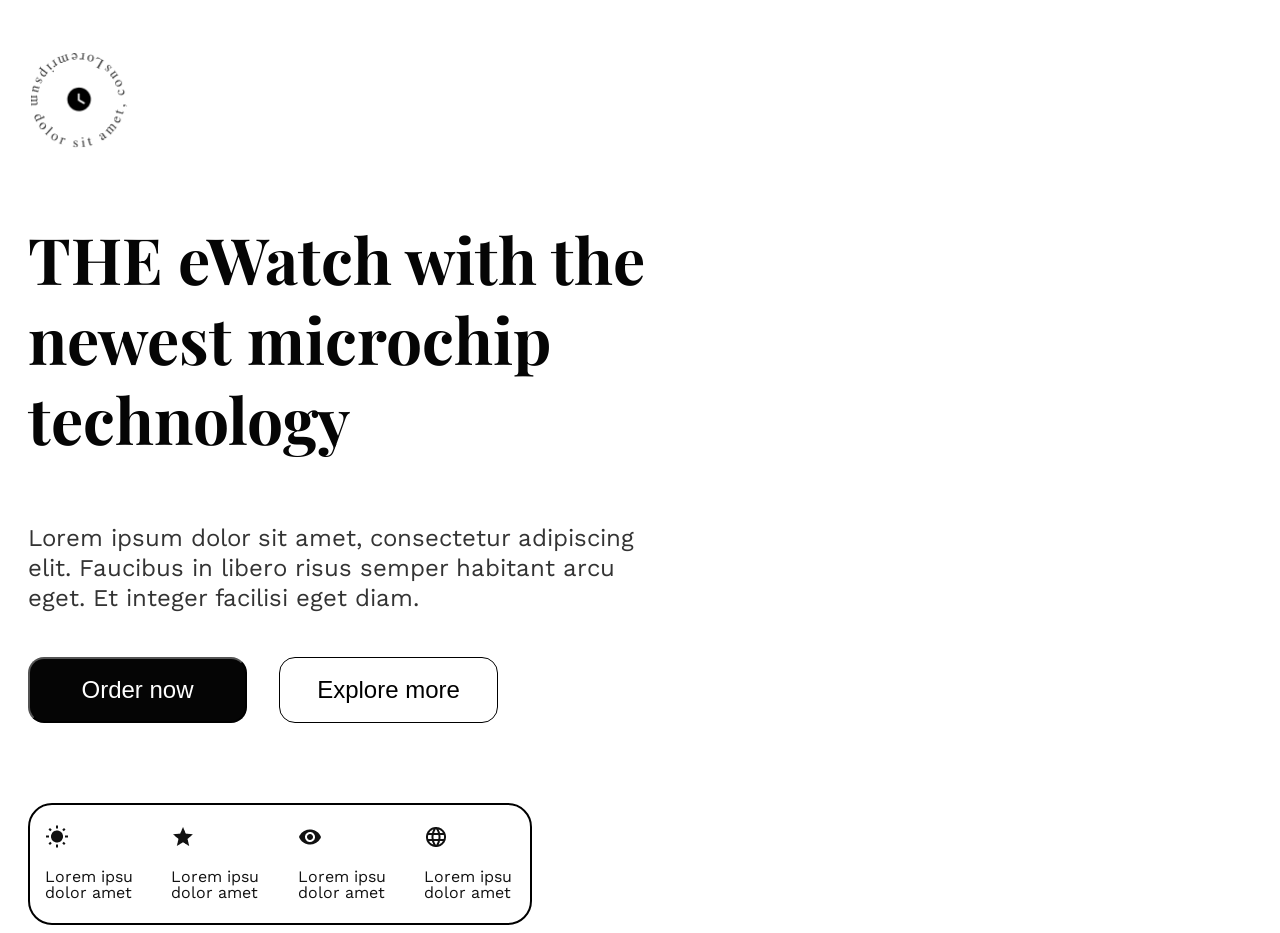
<file: six/six.html>
<!DOCTYPE html>
<html lang="en">

<head>
    <meta charset="UTF-8">
    <meta name="viewport" content="width=device-width, initial-scale=1.0">
    <title>Document</title>
    <link rel="stylesheet" href="./six.css">
    <link href='https://fonts.googleapis.com/css?family=Playfair Display' rel='stylesheet'>
    <link href='https://fonts.googleapis.com/css?family=Work Sans' rel='stylesheet'>
    
</head>

<body>
    <section style="width: 100%;height: 100%;margin-left: 20px;margin-right: 20px;margin-top: 50px;">
        <div>
            <img class="circle" src="./Font circle.png">
        </div>
        <div>
            <p class="text01">
                THE eWatch with the newest microchip technology
            </p>
        </div>
        <div>
            <p class="text02">
                Lorem ipsum dolor sit amet, consectetur adipiscing elit. Faucibus in libero risus semper habitant arcu
                eget. Et integer facilisi eget diam.
            </p>
        </div>
        <div style="padding-top: 20px;display: flex;gap: 32px;padding-bottom: 80px;">
            <button class="button01">
                Order now
            </button>
            <button class="button02">
                Explore more 
            </button>
        </div>
        <div class="bottom">
            <div>
        
            <img src="./Icons.png">
             <p class="text03">
                Lorem ipsu dolor amet
            </p>
            </div>
            <div>
            
            <img src="./Icons (1).png">
             <p class="text03">
                Lorem ipsu dolor amet
            </p>
            </div>
            <div>
            <img src="./Icons (2).png">
             <p class="text03">
                Lorem ipsu dolor amet
            </p>
            </div>
            <div>
            <img src="./Icons (3).png">
             <p class="text03">
                Lorem ipsu dolor amet
            </p>
            </div>
        
        </div>

        
        

    </section>

</body>

</html>
</file>
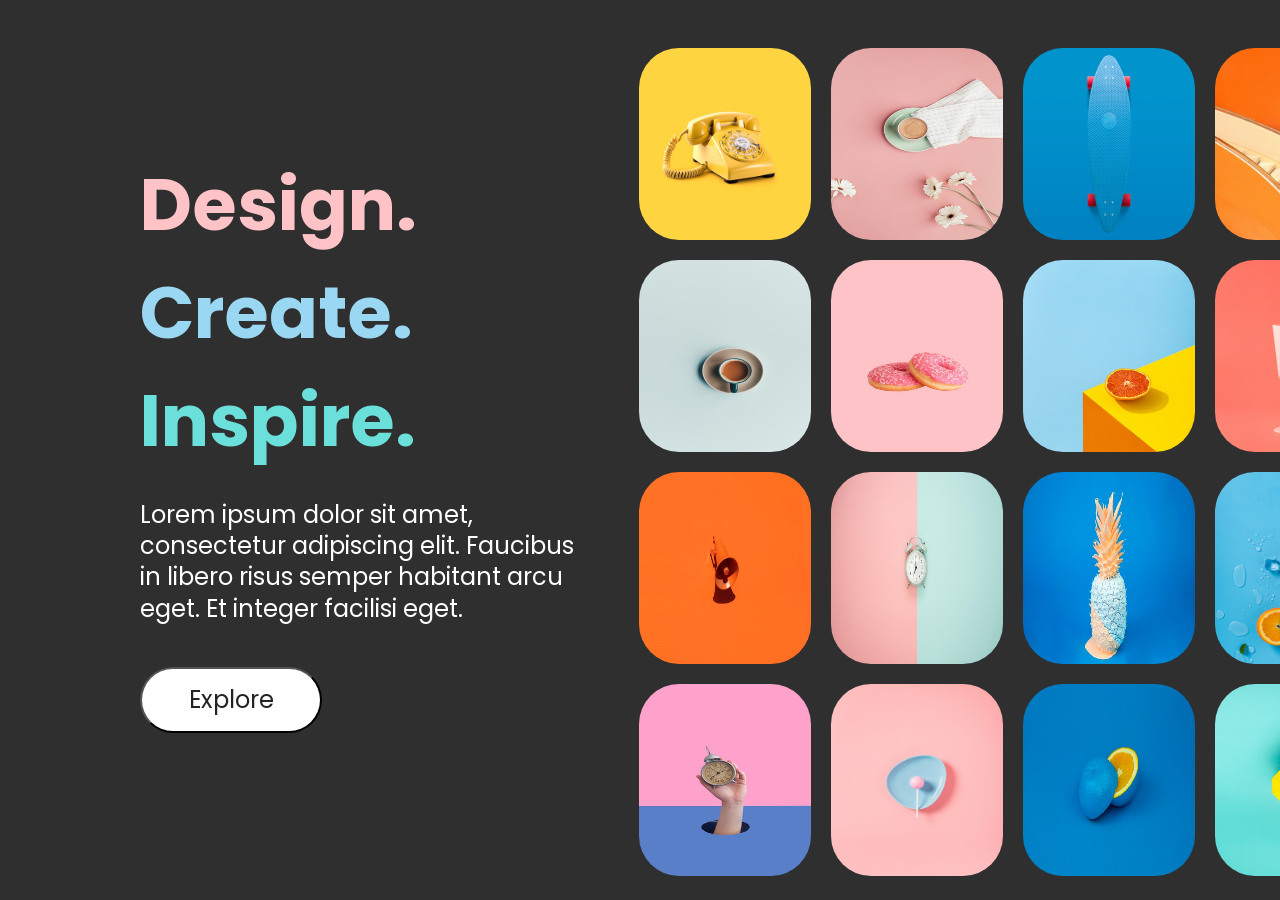
<file: Ten/ten.html>
<!doctype html>
<html lang="en">
  <head>
    <meta charset="UTF-8" />
    <meta name="viewport" content="width=device-width, initial-scale=1.0" />
    <title>Document</title>
    <link rel="stylesheet" href="./ten.css" />
    <link
      href="https://fonts.googleapis.com/css?family=Poppins"
      rel="stylesheet"
    />
  </head>
  <body style="background-color: #2f2f2f">
    <section style="width: 100%; height: 100%;display: flex;flex-direction: row;">
        <div class="left">
      <h1 class="t1">
        Design.<br><span class="create">Create.</span
        ><br><span class="inspire">Inspire.</span>
      </h1>
      <p class="t2">
        Lorem ipsum dolor sit amet, consectetur adipiscing elit. Faucibus in
        libero risus semper habitant arcu eget. Et integer facilisi eget.
      </p>
      <button class="button">
        Explore
      </button>
       </div>
       <div class="right">
       <img class="image" src="./1.jpg">
       <img class="image" src="./2.jpg">
       <img class="image" src="./3.jpg">
       <img class="image" src="./4.jpg">
       <img class="image" src="./5.jpg">
       <img class="image" src="./6.jpg">
       <img class="image" src="./7.jpg">
       <img class="image" src="./8.jpg">
       <img class="image" src="./9.jpg">
       <img class="image" src="./10.jpg">
       <img class="image" src="./11.jpg">
       <img class="image" src="./12.jpg">
       <img class="image" src="./13.jpg">
       <img class="image" src="./14.jpg">
       <img class="image" src="./15.jpg">
       <img class="image" src="./16.jpg">
       </div>
    </section>
  </body>
</html>
</file>
<file: Eight/eight.css>
.pattern{
    width: 224px;
    height: 224px;
    position: absolute;
    z-index: 1;
}
.pattern2{
    width: 224px;
    height: 224px;
    margin-top: 545px;
    margin-left: 440px;
    position: absolute;
    z-index: 1;
}
.circle{
    width: 656px;
    height: 656px;
    position: absolute;
    z-index: 0;
}
.man{
    width: 618.33px;
    height: 795.5px;
position: absolute;
z-index: 2;
object-fit: contain;
padding-top: 50px;


}
.t1{
    width: 487px;
    height: 416px;
    font-family: Work Sans;
    font-weight: 700;
    font: Bold;
    font-size: 88px;
    line-height: 104px;
    letter-spacing: 0%;
    color: #FFFFFF;
    margin: 0;
}
.t2{
    width: 487px;
    height: 96px;
    font-family: Work Sans;
    font-weight: 300;
    font: lighter;
    font-size: 24px;
    line-height: 32px;
    letter-spacing: 0%;
    color: #FFFFFF;
}
.button{
    width: 231px;
    height: 82px;
    border-radius: 36px;
    gap: 10px;
    background-color: #E5B94B;
    font-family: Work Sans;
    font-weight: 500;
    font: Medium;
    font-size: 32px;
    line-height: 18px;
    letter-spacing: 0%;
    color: #080808;
    margin-top: 20px;
    
    
    
}
.text{
    display: flex;
    flex-direction: column;
    justify-content: center;
    align-items: start;
    padding-left: 55%;
    margin: 0;
    gap: 32px;
    
    
    
}
</file>
<file: Twelve/twelve.css>
.t1{
    width: 637px;
    height: 264px;
    font-family: Avenir;
    font-weight: 800;
    font-size: 72px;
    font: Heavy;
    line-height: 88px;
    letter-spacing: 0%;
    color: #252525;
    margin: 0;
}
.t2{
    width: 519px;
    height: 99px;
    font-family: Avenir;
    font: Roman;
    font-weight: 400;
    font-size: 24px;
    line-height: 130%;
    letter-spacing: 0%;
    color: #515151;

}
.btn{
    width: 182px;
    height: 66px;
    border-radius: 36px;
    background-color: #252525;
    font-family: Poppins;
    font-weight: 400;
    font-style: Regular;
    font-size: 24px;
    line-height: 18px;
    letter-spacing: 0%;
    color: #FFFFFF;
}
.spiral{
    width: 133px;
    height: 283.8px;
    padding-top: 610px;
    padding-left: 142px;
    position: absolute;
    
}
.image{
    width: 316px;
    height: 436px;
    border-radius: 24px;
    object-fit: cover;
    
    
    
    

}
.images{
    display: flex;
    flex-direction: row;
    align-items: flex-start;
    justify-content: center;
    gap: 24px;
    

}
.shape{
    width: 257px;
    height: 257px;
    position: absolute;

}
.dawn{
    display: flex;
    flex-direction: column;
    justify-content: center;
    align-items: center;
}
.bottom{
    width: 516px;
    height: 90px;
    font-family: Avenir;
    font: Roman;
    font-weight: 400;
    font-size: 22px;
    line-height: 130%;
    letter-spacing: 0%;
    color: #515151;
}
.footer{
    display: flex;
    flex-direction: row;
    align-items: center;
    justify-content: center;
    gap: 20px;
    position: absolute;
    margin-top: 770px;
    margin-left: 720px;


}
.bottom01{
    width: 80px;
    height: 80px;
    object-fit: cover;
    border-radius: 50%;
}
.wave{
    width: 355px;
    height: 126px;
    position: absolute;
    margin-left: 434px;
    margin-top: 30px;

}
</file>
<file: twenty one/index.css>
.t1{
    width: 637px;
    height: 88px;
    font-family: Lato;
    font-weight: 700;
    font-style: Bold;
    font-size: 96px;
    line-height: 88px;
    letter-spacing: 0%;
    color: #FFFFFF;
    margin: 0;
}
.t2{
    width: 549px;
    height: 93px;
    font-family: Lato;
    font-weight: 400;
    font-style: Regular;
    font-size: 26px;
    line-height: 130%;
    letter-spacing: 0%;
    color: #FFFFFF;

}
.btn{
    font-family: Lato;
    font-weight: 500;
    font-style: Medium;
    font-size: 24px;
    line-height: 18px;
    letter-spacing: 0%;
    color: #252525;
    width: 175px;
    height: 66px;
    border-radius: 36px;
    gap: 10px;
    background-color: #FFFFFF;
    border: 0;
}
.top{
    display: flex;
    flex-direction: column;
    align-items: center;
    justify-content: center;
    position: absolute;
    text-align: center;
    top: 343px;
    left: 402px;
}
.image{
    width: 480px;
    height: 544px;
    object-fit: cover;
   
    
}
.p1{
    width: 316px;
    height: 38px;
    font-family: Lato;
    font-weight: 800;
    font-style: ExtraBold;
    font-size: 32px;
    line-height: 100%;
    letter-spacing: 0%;
    color: #FFFFFFCC;
    position: absolute;
    left: 64px;
    top: 1400px;
}
.i1{
     position: absolute;
    top: 1020px;   
}
.p2{
    width: 316px;
    height: 58px;
    font-family: Lato;
    font-weight: 300;
    font-style: Light;
    font-size: 24px;
    line-height: 100%;
    letter-spacing: 0%;
    color: #FFFFFF;
    position: absolute;
    left: 64px;
    top: 1460px;
}
.i2{
     position: absolute;
    top: 1020px; 
    left: 488px;
}
.p11{
    left: 550px;
}
.p22{
    left: 550px;
}
.i3{
     position: absolute;
    top: 1020px; 
    left: 968px;
}
.p111{
    left: 1050px;
}
.p222{
    left: 1050px;
}
</file>
<file: twenty three/index.css>
.image{
    width: 1640.19px;
    height: 1024px;
    transform: scaleX(-1);
    position: absolute;
    top: -30px;
    

}
body{
    overflow-x: hidden;
    margin: 0;
}
.text01{
    width: 684px;
    height: 212px;
    font-family: Lato;
    font-weight: 900;
    font-style: Black;
    font-size: 88px;
    line-height: 110%;
    letter-spacing: 0%;
    color: #FFFFFF;
    position: absolute;
    left: 65px;
    top: 210px;
}
.text02{
    width: 568px;
    height: 128px;
    font-family: Lato;
    font-weight: 400;
    font-style: Regular;
    font-size: 24px;
    line-height: 32px;
    letter-spacing: 0%;
     position: absolute;
    left: 65px;
    color: #FFFFFF;
    top: 460px;
}
.btn{
    font-family: Lato;
    font-weight: 400;
    font-style: Regular;
    font-size: 24px;
    line-height: 18px;
    letter-spacing: 0%;
    color: #100E19;
    width: 216px;
    height: 66px;
    border-radius: 16px;
    gap: 10px;
    background-color: #FFFFFF;  
    position: absolute;
    left: 65px;
    top: 640px;
    border: 0;
}
.num{
    width: 38px;
    height: 32px;
    font-family: Lato;
    font-weight: 900;
    font-style: Black;
    font-size: 32px;
    line-height: 32px;
    letter-spacing: 0%;
    color: #FFFFFF;
    padding-left: 54px;
    padding-top: 44px;
    margin: 0;
}
.text03{
    width: 305px;
    height: 96px;
    font-family: Lato;
    font-weight: 300;
    font-style: Light;
    font-size: 24px;
    line-height: 32px;
    letter-spacing: 0%;
    color: #FFFFFF;
     padding-left: 54px;
     padding-top: 20px;
    margin: 0;
}
.container{
    width: 412px;
    height: 232px;
    border-radius: 16px;
    background: linear-gradient(180deg, rgba(255, 255, 255, 0.25) 0%, rgba(255, 255, 255, 0.125) 68.53%);
   backdrop-filter: blur(32px);

    position: absolute;
    
    
}
.first{
    top: 750px;
    left: 64px;

}
.second{
    top: 750px;
    left: 520px;
    
}
.third{
    top: 750px;
    left: 980px;
    
}
</file>
<file: twenty two/index.css>
.t1{
    width: 405px;
    height: 318px;
    font-family: Lato;
    font-weight: 800;
    font-style: ExtraBold;
    font-size: 88px;
    line-height: 110%;
    letter-spacing: 0%;
    color: #FFFFFF;
    margin: 0;
    padding-left: 104px;
    padding-top: 133px;
}
.t2{
    width: 542px;
    height: 96px;
    font-family: Lato;
    font-weight: 400;
    font-style: Regular;
    font-size: 24px;
    line-height: 32px;
    letter-spacing: 0%;
    color: #FFFFFF;
    margin: 0;
    padding-top: 40px;
    padding-left: 104px;
}
.btn{
    font-family: Lato;
    font-weight: 500;
    font-style: Medium;
    font-size: 28px;
    line-height: 18px;
    letter-spacing: 0%;
    color: #01062D;
    width: 190px;
    height: 66px;
    border-radius: 16px;
    gap: 10px;
    background-color: #FFFFFF;
    border: 0;
    margin-top: 40px;
    margin-left: 104px;
}
.i1{
    position: absolute;
  top: 757px;
  left: 64px;
}
.i2{
    position: absolute;
    left: 646px;
    bottom: 400px;
}
.i3{
    position: absolute;
    left: 1030px;
    bottom: 400px;
}
.num{
    width: 38px;
    height: 32px;
    font-family: Lato;
    font-weight: 900;
    font-style: Black;
    font-size: 32px;
    line-height: 32px;
    letter-spacing: 0%;
    color: #FFFFFF;
}
.ntext{
    width: 456px;
    height: 64px;
    font-family: Lato;
    font-weight: 300;
    font-style: Light;
    font-size: 24px;
    line-height: 32px;
    letter-spacing: 0%;
    color: #FFFFFF;

}
.numbers{
    position: absolute;
    left: 878px;
    top: 560px;
}
.bottom{
     position: absolute;
     top: 1113px;
     left: 64px;
     display: flex;
     flex-direction: row;
     gap: 24px;
}
</file>
<file: two/two.css>
.text01{
    width: 444px;
    height: 231px;
    font-family: Avenir;
    font-weight: 800;
    font: Heavy;
    font-size: 56px;
    line-height: 80px;
    letter-spacing: 0%;
    color: #252525;

}
.text02{
    width: 386px;
    height: 144px;
    font-family: Avenir;
    font-weight: 400;
    font: Roman;
    font-size: 26px;
    line-height: 130%;
    letter-spacing: 0%;
    color: #515151;
    
}
.button{
    width: 157px;
    height: 50px;
    border-radius: 16px;
    gap: 10px;
    background-color: #252525;
    font-family: Avenir;
    font-weight: 400;
    font: Roman;
    font-size: 18px;
    line-height: 18px;
    letter-spacing: 0%;
    color: #FFFFFF;
}
.num1{
    width: 368px;
    height: 55px;
    font-family: Avenir;
    font-weight: 800;
    font: Heavy;
    font-size: 40px;
    line-height: 100%;
    letter-spacing: 0%;
    color: #c9c9c9;
    margin: 0;

}
.bottom1{
    width: 412px;
    height: 379.159423828125px;
    border-radius: 16px;
}
.bottom{
    display: flex;
    flex-direction: row;
    align-items: center;
    justify-content: space-evenly;
    padding-top: 50px;

}
.bottom2{
     display: flex;
    flex-direction: row;
    align-items: center;
    justify-content: space-evenly;

}
</file>
<file: Eleven/eleven.css>
.t1{
    width: 637px;
    height: 176px;
    font-family: Avenir;
    font-weight: 800;
    font: Heavy;
    font-size: 72px;
    line-height: 88px;
    letter-spacing: 0%;
    color: #252525;
    margin: 0;
    
    
}
.t2{
    width: 586px;
    height: 108px;
    font: Avenir;
    font-weight: 400;
    font: Roman;
    font-size: 26px;
    line-height: 130%;
    letter-spacing: 0%;
    color: #515151;
    margin: 0;
    padding-top: 30px;
}
.btn{
    width: 182px;
    height: 66px;
    border-radius: 36px;
    background-color: #252525;
    font-family: Poppins;
    font-weight: 400;
    font: Regular;
    font-size: 24px;
    line-height: 18px;
    letter-spacing: 0%;
    color: #FFFFFF;
    margin-top: 30px;
}
.i1{
    width: 322.6px;
    height: 384.6px;
    margin-top: 40px;
    border-top-left-radius: 200px;
    border-top-right-radius: 200px;
    

}
.i2{
     width: 322.6px;
    height: 384.6px;
    position: absolute;
    margin-top: 300px;
    margin-left: 320px;
    border-top-left-radius: 200px;
    border-top-right-radius: 200px;   
}
.image{
    display: flex;
    flex-direction: row;
    align-items: center;
    justify-content: center;
   padding-left: 650px;
   
}
.cloud{
    width: 24px;
    height: 16px;
    margin: 0;
    padding-top: 30px;
}
.title{
    width: 316px;
    height: 44px;
    font-family: Avenir;
    font-weight: 800;
    font: Heavy;
    font-size: 32px;
    line-height: 100%;
    letter-spacing: 0%;
    color: #FFFFFFCC;
    margin: 0;
    padding-top: 10px;
}
.title1{
    width: 316px;
    height: 66px;
    font-family: Avenir;
    font-weight: 400;
    font: Book;
    font-size: 24px;
    line-height: 100%;
    letter-spacing: 0%;
    color: #FFFFFF;
}
.bottom{
    background-color: #252525;
    display: flex;
    flex-direction: row;
    align-items: center;
    justify-content: space-evenly;
    margin-top: 180px;
    width: 92%;
    border-radius: 40px;
    margin-left: 50px;
    
    
}
</file>
<file: five/five.css>
.text01{
    width: 531px;
    height: 208px;
    font-family: Avenir;
    font-weight: 800;
    font: Heavy;
    line-height: 104px;
    letter-spacing: 0%;
    font-size: 88px;
    color: #252525;
}

.num1{
    width: 368px;
    height: 55px;
    font-family: Avenir;
    font-weight: 800;
    font: Heavy;
    font-size: 40px;
    line-height: 100%;
    letter-spacing: 0%;
    color: #c9c9c9;
    margin: 0;
    padding-right: 30px;

}
.text02{
    width: 400px;
    height: 132px;
    font-family: Avenir;
    font-weight: 400;
    font: Roman;
    font-size: 24px;
    line-height: 130%;
    letter-spacing: 0%;
    color: #515151;
}
.image{
    width: 400px;
    height: 345px;
}
.total{
    display: flex;
    flex-direction: row;
    align-items: center;
    justify-content: space-evenly;
    padding-right: 50px;
    gap: 100px;
}
</file>
<file: four/four.css>
.image{
    width: 716px;
    height: 932px;
    padding-top: 40px;
}
.text01{
    width: 500px;
    height: 153px;
    font-family: Avenir;
    font-weight: 800;
    font: Heavy;
    font-size: 64px;
    line-height: 80px;
    letter-spacing: 0%;
    color: #252525;
}
.text02{
    width: 500px;
    height: 144px;
    font-family: Avenir;
    font-weight: 400;
    font: Roman;
    font-size: 26px;
    line-height: 130%;
    letter-spacing: 0%;
    color: #515151;
}

.button{
    width: 157px;
    height: 50px;
    border-radius: 16px;
    gap: 10px;
    background-color: #252525;
    font-family: Avenir;
    font-weight: 400;
    font: Roman;
    font-size: 18px;
    line-height: 18px;
    letter-spacing: 0%;
    color: #FFFFFF;
}
.num1{
    width: 368px;
    height: 55px;
    font-family: Avenir;
    font-weight: 800;
    font: Heavy;
    font-size: 40px;
    line-height: 100%;
    letter-spacing: 0%;
    color: #c9c9c9;
    

}
.text03{
    width: 500px;
    height: 99px;
    font-family: Avenir;
    font-weight: 400;
    font: Roman;
    font-size: 24px;
    line-height: 130%;
    letter-spacing: 0%;
    color: #515151;
}
.four{
      display: flex;
    flex-direction: row;
    align-items: center;
    justify-content:center;
    gap: 250px;
}
</file>
<file: Nine/nine.css>
.t1{
    width: 756px;
    height: 104px;
    font-family: Poppins;
    font-weight: 700;
    font: Bold;
    font-size: 88px;
    line-height: 104px;
    letter-spacing: 0%;
    color: #363830;
    margin: 0;
}
.t2{
    width: 659px;
    height: 108px;
    font-family: Poppins;
    font-weight: 400;
    font: Regular;
    font-size: 24px;
    line-height: 140%;
    letter-spacing: 0%;
    color: #363830;
}
.button{
    width: 182px;
    height: 66px;
    border-radius: 36px;
    gap: 10px;
    background-color: #363830;
    font-family: Poppins;
    font-weight: 400;
    font: Regular;
    font-size: 24px;
    line-height: 18px;
    letter-spacing: 0%;
    color: #FFFFFF;
    
}
.text{
    display: flex;
    flex-direction: column;
    align-items: flex-start;
    justify-content: center;
    padding: 0;
    text-align: left;
    padding-left: 320px;
    padding-top: 64px;
    position: absolute;
    z-index: 1;
}
.image01{
    display: flex;
    flex-direction: row;
    align-items: center;
    justify-content: center;
   padding-left: 838.6px;
   position: absolute;
   margin-bottom: 90px;
   z-index: 0;   
}
.n1{
    width: 47px;
    height: 36px;
    font-family: Poppins;
    font-weight: 600;
    font: SemiBold;
    font-size: 24px;
    line-height: 100%;
    letter-spacing: 0%;
    color: #363830;
}
.b1{
    width: 204px;
    height: 120px;
    font-family: Poppins;
    font-weight: 400;
    font: Regular;
    font-size: 16px;
    line-height: 130%;
    letter-spacing: 0%;
    color: #363830;
}
.bottom{
    display: flex;
    flex-direction:row;
    align-items: center;
    justify-content: center;
    position: absolute;
    margin-top: 600px;
   gap: 80px;
   width: 65%;
   margin-left: 430px;
   background-color: #bfc6c7;
   border-radius: 144px;  
   z-index: 1;
}
.i2{
    width: 462px;
    height: 508px;
    margin-top: 418px;
    margin-left: 64px;
    position: absolute;
    z-index: 0;
}
</file>
<file: seven/seven.css>
.title{
    width: 833px;
    height: 176px;
    font-family: Avenir;
    font-weight: 800;
    font: Heavy;
    font-size: 72px;
    line-height: 88px;
    color: #252525;

}
.number{
    width: 316px;
    height: 55px;
    font-family: Avenir;
    font-weight: 800;
    font: Heavy;
    font-size: 40px;
    line-height: 100%;
    letter-spacing: 0%;
    color: #b3b3b3;
}
.description{
    width: 316px;
    height: 66px;
    font-family: Avenir;
    font-weight: 400;
    font: Roman;
    font-size: 24px;
    line-height: 100%;
    letter-spacing: 0%;
    color: #b3b3b3;
}
.main-title{
    width: 48px;
    height: 33px;
    font-family: Avenir;
    font-weight: 400;
    font: Roman;
    font-size: 24px;
    line-height: 100%;
    letter-spacing: 0%;
    color: #252525;
    margin: 0;
    padding-left: 20px;
}
.main-title2{
    width: 213px;
    height: 66px;
    font-family: Avenir;
    font-weight: 400;
    font: Roman;
    font-size: 16px;
    line-height: 100%;
    letter-spacing: 0%;
    color: #252525;
    margin: 0;
    padding-left: 20px;
}
.main{
    width: 316px;
    height: 402px;
    border-radius: 24px;
    display: flex;
    flex-direction: column;
    justify-content: flex-end;
    
  
    
}
        .image{
            background-image: url("./4e0ac0f466473601a7c93b7d2cc01bbc1985a959.jpg");
            background-size: 100%;
        }
        .image1{
            background-image: url("./2b62fa975976e14774eea335ef8dbf156fb468bc.jpg");
            background-size: 100%;
        }
        .image2{
            background-image: url("./ad447ddb656e45d7485897f2a8b6d0d8cd9e2148.jpg");
            background-size: 100%;
        }
        .image3{
            background-image: url("./c6cbb06f12251403ffe6accea9d6c649db6df1cc.jpg");
            background-size: 100%;
        }
        .parent{
            display: grid;
            grid-template-columns:1fr 1fr 1fr 1fr;
            gap: 20px;
        }
</file>
<file: six/six.css>
.circle{
    width: 101px;
    height: 101px;

}
.text01{
    width: 629px;
    height: 240px;
    font-family: Playfair Display;
    font-weight: 700;
    font: Bold;
    font-size: 64px;
    line-height: 80px;
    letter-spacing: 0%;
    color: #050505;
}
.text02{
    width: 629px;
    height: 90px;
    font-family: Work Sans;
    font-weight: 400;
    font: normal;
    font-size: 24px;
    line-height: 30px;
    letter-spacing: 0%;
    color: #333333;
    
}
.button01{
width: 219px;
height: 66px;
font-weight: Work Sans;
font-weight: 500;
font: Medium;
font-size: 24px;
line-height: 18px;
letter-spacing: 0%;
color: #FFFFFF;
background-color: #050505;
border-radius: 16px;
gap: 10px;

}



.button02{
    width: 219px;
height: 66px;
font-weight: Work Sans;
font-weight: 500;
font: Medium;
font-size: 24px;
line-height: 18px;
letter-spacing: 0%;
border-radius: 16px;
gap: 10px;
background-color: white;
border: 1px solid black;

}
.icons{
    width: 24px;
    height: 24px;
   
}
.text03{
    width: 91px;
    height: 38px;
    font-family: Work Sans;
    font-weight: 400;
    font: Regular;
    font-size: 16px;
    line-height: 100%;
    letter-spacing: 0%;
    color: #111111;

    }
    .bottom{
        display: flex;
        flex-direction: row;
        align-items: start;
        justify-content: space-evenly;
        gap: 20px;
        border: 2px solid black;
        width: 500px;
        border-radius: 24px;
        padding-top: 20px;
    }
</file>
<file: Ten/ten.css>
.t1{
    width: 370px;
    height: 324px;
    font-family: Poppins;
    font-weight: 700;
    font: Bold;
    font-size: 72px;
    line-height: 150%;
    letter-spacing: 0%;
    color: #fec3c7;
    margin: 0;
    
}
.create{
    color:#9ad7f3;
    
}
.inspire{
    color: #6bdfda;}
    .t2{
        width: 449px;
        height: 144px;
        font-family: Poppins;
        font-weight: 400;
        font: Regular;
        font-size: 24px;
        line-height: 130%;
        letter-spacing: 0%;
        color: #FFFFFF;
        margin: 0;
    }
    .button{
        width: 182px;
        height: 66px;
        background:#FFFFFF;
        border-radius: 36px;
        font-family: Poppins;
        font-weight: 400;
        font: Regular;
        font-size: 24px;
        line-height: 18px;
        letter-spacing: 0%;
        color: #232323;
    }
    .left{
        display: flex;
        flex-direction: column;
        align-items: flex-start;
        justify-content: center;
        gap: 24px;
        padding-top: 100px;
        padding-left: 132px;
        padding-bottom: 100px;
        
    }
    .image{
        width: 172px;
        height: 192px;
        border-radius: 40px;
    }
    .right{
        display: grid;
        grid-template-columns: 1fr 1fr 1fr 1fr;
        grid-template-rows: 1fr 1fr 1fr 1fr;
        gap: 20px;
        padding-top: 40px;
        padding-left: 50px;
        
    }
</file>
